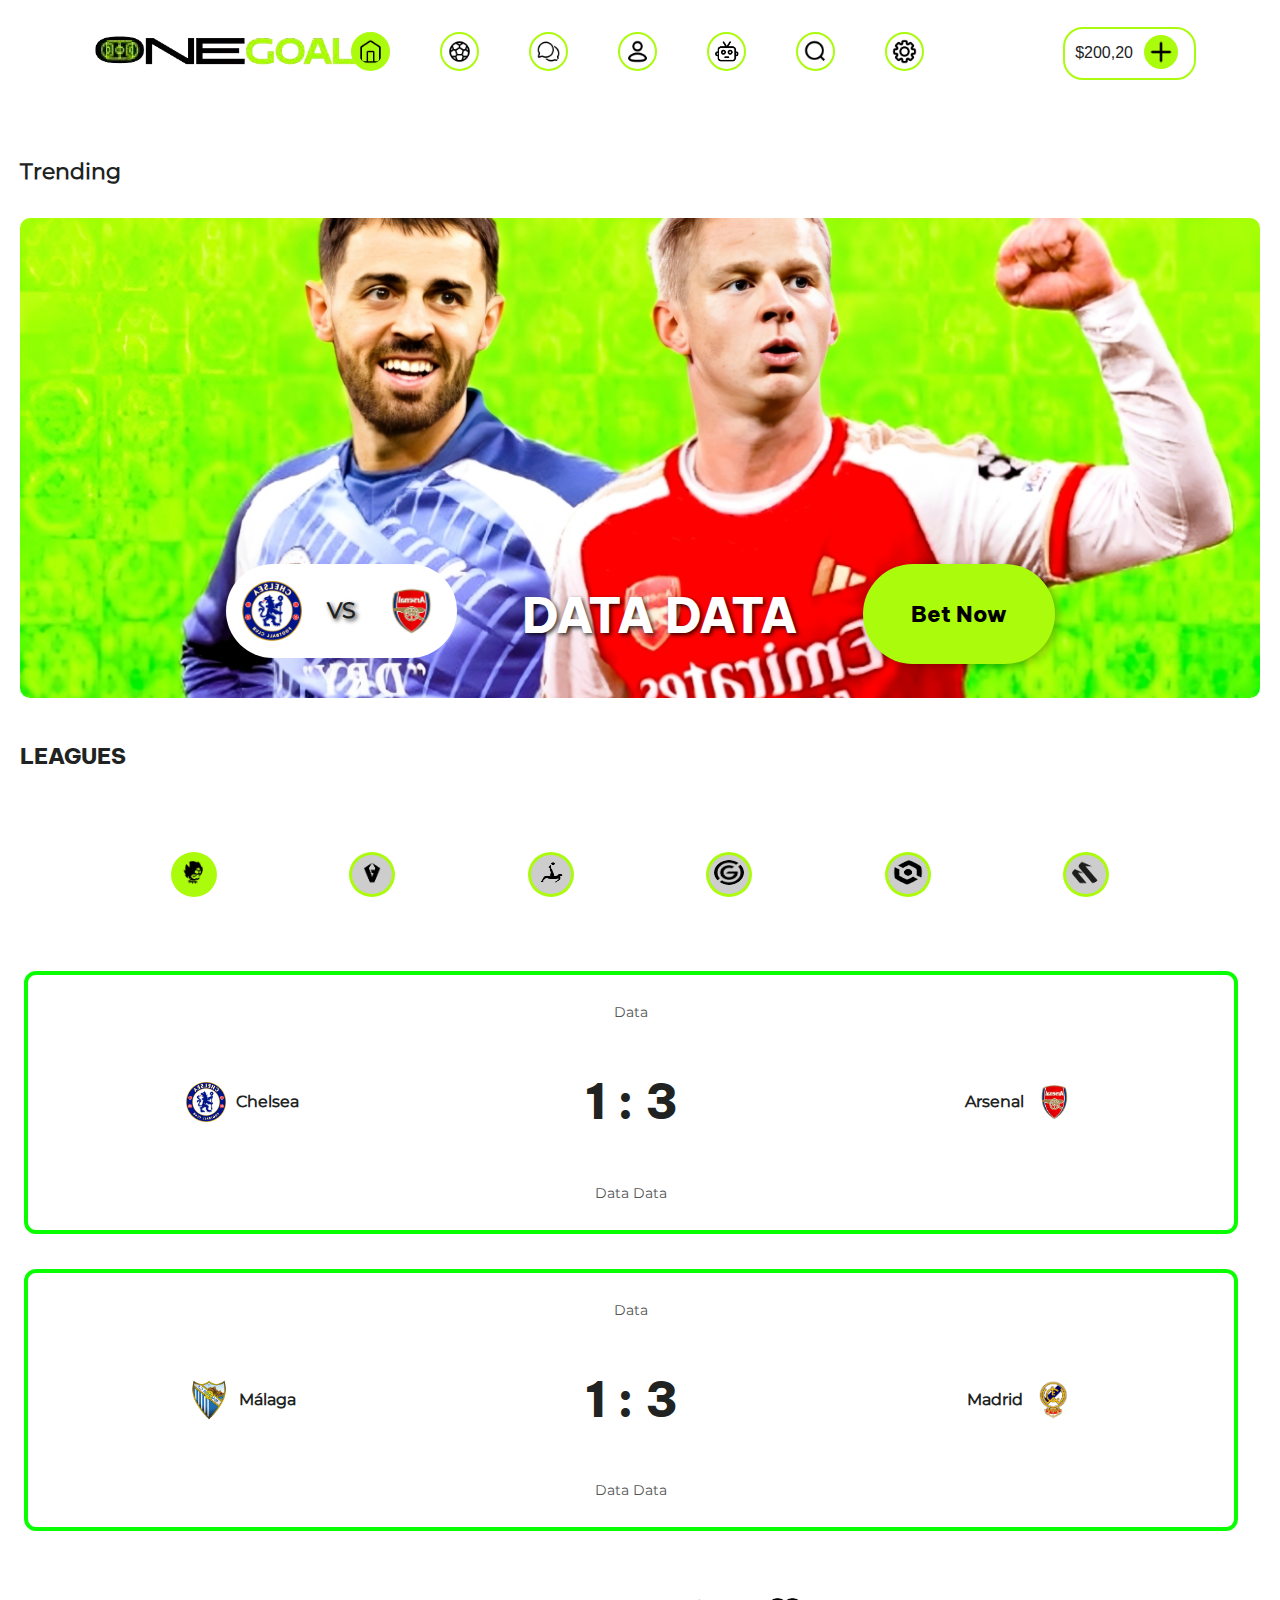
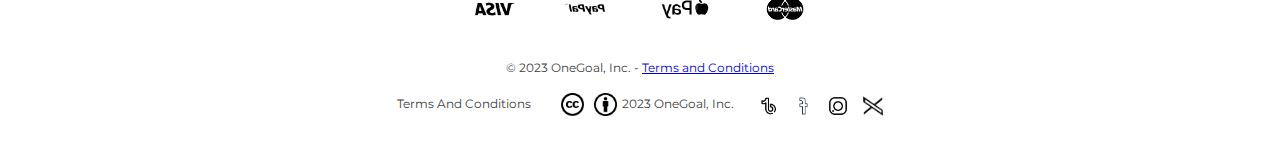
<file: main/index.html>
<!DOCTYPE html>
<html lang="es">

<head>
    <meta charset="UTF-8">
    <meta name="viewport" content="width=device-width, initial-scale=1.0">
    <title>OneGoal</title>
    <link rel="stylesheet" href="./CSS/index.css">
    <link rel="icon" type="image/png" href="../assets/OneGoalLogos/logonegro.png">
</head>

<body>
    <div id="spinner" class="spinner"></div>

    <!-- Header para pantallas grandes -->
    <header class="header fade-in">
        <div class="header__logo">
            <img src="../assets/OneGoalLogos/logoenterosinfondo.png" alt="OneGoal Logo" class="header__logo-img">
        </div>
        <div class="header__icons">
            <a href="./index.html" aria-label="Go to the main page" title="Go to the main page">
                <img src="../assets/header/si--home-line.png" alt="Home"
                    class="header__icon__selected header__icon_desktop" />
            </a>
            <a href="./bets.html" aria-label="Go to the bets" title="Go to the bets">
                <img src="../assets/header/ph--soccer-ball.png" alt="Ball" class="header__icon header__icon_desktop" />
            </a>
            <a href="./chat.html" aria-label="Go to the chat" title="Go to chat to converse">
                <img src="../assets/header/fluent--chat-multiple-28-regular.png" alt="Chat"
                    class="header__icon header__icon_desktop" />
            </a>
            <a href="./signin.html" aria-label="Sign in" title="Access your account">
                <img src="../assets/header/mingcute--user-3-line.png" alt="Avatar"
                    class="header__icon header__icon_desktop" />
            </a>
            <div class="header__icon_mobile">
                <div>
                    <a href="./bubble.html" aria-label="Go to Bubble AI" title="Go to Bubble AI for assistance">
                        <img src="../assets/header/ia.png" alt="Bubble AI" class="header__icon rotate-on-hover" />
                    </a>
                </div>
                <div>
                    <img src="../assets/header/ri--search-line.png" alt="Search" class="header__icon rotate-on-hover"
                        title="Search content">
                </div>
                <div>
                    <img src="../assets/header/lets-icons--setting-line.png" alt="Settings"
                        class="header__icon rotate-on-hover" title="Access settings">
                </div>
            </div>
        </div>

        <div class="header__balance">
            <div class="header__balance-text h4" title="Current account balance">$200,20</div>
            <button class="header__balance-button rotate-on-hover" title="Add balance to your account">
                <img src="../assets/header/tabler--plus.png" alt="Add balance" class="header__add-balance" />
            </button>
        </div>
    </header>

    <main class="fade-in">
        <h3 class="trending__title">Trending</h3>
        <section class="trending">
            <div class="trending__content">
                <div class="trending__team">
                    <img src="../assets/FCEscudos/Chelsea_FC.svg.png" alt="Chelsea Logo">
                    <p class="trending__vs">VS</p>
                    <img src="../assets/FCEscudos/Arsenal_F.C.-Logo.wine.png" alt="Arsenal Logo">
                </div>

                <div class="trending__match-info">
                    <h1 class="trending__teams">DATA DATA</h1>
                </div>

                <h2>
                    <button class="trending__bet-now" aria-label="Place your bet now">Bet Now</button>
                </h2>
            </div>
        </section>

        <h2 class="leagues__title">LEAGUES</h2>
        <section class="leagues">
            <div class="leagues__filters">
                <span class="leagues__filter leagues__filter--active">
                    <a href="#" title="Premier League" aria-label="Premier League">
                        <img src="../assets/LeagueLogos/PL.png" alt="Premier League logo">
                    </a>
                </span>
                <span class="leagues__filter">
                    <a href="#" title="Serie A" aria-label="Serie A">
                        <img src="../assets/LeagueLogos/A.png" alt="Serie A logo">
                    </a>
                </span>
                <span class="leagues__filter">
                    <a href="#" title="Bundesliga" aria-label="Bundesliga">
                        <img src="../assets/LeagueLogos/BL.png" alt="Bundesliga logo">
                    </a>
                </span>
                <span class="leagues__filter">
                    <a href="#" title="Eredivisie" aria-label="Eredivisie">
                        <img src="../assets/LeagueLogos/E.png" alt="Eredivisie logo">
                    </a>
                </span>
                <span class="leagues__filter">
                    <a href="#" title="Ligue 1" aria-label="Ligue 1">
                        <img src="../assets/LeagueLogos/L1.png" alt="Ligue 1 logo">
                    </a>
                </span>
                <span class="leagues__filter">
                    <a href="#" title="La Liga" aria-label="La Liga">
                        <img src="../assets/LeagueLogos/LL.png" alt="La Liga logo">
                    </a>
                </span>
            </div>


            <div class="leagues__grid">
                <div class="match match_l">
                    <p class="match__team match__team--home"><img src="../assets/FCEscudos/Chelsea_FC.svg.png"
                            alt="Chelsea Logo" class="team-logo">
                        Chelsea
                    </p>
                    <div class="match__score">
                        <p class="score-data-top extra-small">Data</p>
                        <h1 class="match__score_result">1 : 3</h1>
                        <p class="score-data-bottom extra-small">Data Data</p>
                    </div>
                    <p class="match__team match__team--away">
                        Arsenal
                        <img src="../assets/FCEscudos/Arsenal_F.C.-Logo.wine.png" alt="Arsenal Logo"
                            class="team-logo-r">
                    </p>
                </div>
                <div class="match match_r">
                    <p class="match__team match__team--home"> <img src="../assets/FCEscudos/image-removebg-preview.png"
                            alt="Málaga Logo" class="team-logo">
                        Málaga
                    </p>
                    <div class="match__score">
                        <p class="score-data-top extra-small">Data</p>
                        <h1 class="match__score_result">1 : 3</h1>
                        <p class="score-data-bottom extra-small">Data Data</p>
                    </div>
                    <p class="match__team match__team--away">
                        Madrid
                        <img src="../assets/FCEscudos/realmadrid.png" alt="Real Madrid Logo" class="team-logo-r">
                    </p>
                </div>
            </div>
        </section>
    </main>

    <nav class="mobile-menu fade-in">
        <a href="./index.html" class="mobile-menu__link" title="Go to the main page" aria-label="Go to the main page">
            <img src="../assets/header/si--home-line2.png" alt="Home"
                class="mobile-menu__icon mobile-menu__icon__selected" />
        </a>
        <a href="./bets.html" class="mobile-menu__link" title="Go to the bets" aria-label="Go to the bets">
            <img src="../assets/header/ph--soccer-ball2.png" alt="Ball" class="mobile-menu__icon" />
        </a>
        <a href="./chat.html" class="mobile-menu__link" title="Go to chat to converse"
            aria-label="Go to chat to converse">
            <img src="../assets/header/fluent--chat-multiple-28-regular2.png" alt="Chat" class="mobile-menu__icon" />
        </a>
        <a href="./signin.html" class="mobile-menu__link" title="Access your account" aria-label="Access your account">
            <img src="../assets/header/mingcute--user-3-line2.png" alt="Avatar" class="mobile-menu__icon" />
        </a>
    </nav>

    <footer class="footer fade-in">
        <section class="footer__payments">
            <a href="https://www.visa.com" target="_blank">
                <img src="../assets/footer/visa.png" alt="Visa" class="footer__payment-icon">
            </a>
            <a href="https://www.paypal.com/es/signin" target="_blank">
                <img src="../assets/footer/paypal.png" alt="PayPal" class="footer__payment-icon">
            </a>
            <a href="https://www.apple.com/apple-pay/" target="_blank">
                <img src="../assets/footer/applepay.png" alt="Apple Pay" class="footer__payment-icon">
            </a>
            <a href="https://www.mastercard.com" target="_blank">
                <img src="../assets/footer/mastercard.png" alt="MasterCard" class="footer__payment-icon">
            </a>
        </section>
        <p class="extra-small">&copy; 2023 OneGoal, Inc. - <a href="#" title="View terms and conditions">Terms and
                Conditions</a></p>

        <div class="footer__text-down">
            <p class="extra-small">Terms And Conditions</p>
            <p class="extra-small"><img src="../assets/header/simple-icons--creativecommons.png" alt="cc"
                    class="footerCC__icon" /><img src="../assets/header/ri--creative-commons-by-line.png" alt="by"
                    class="footerCC__icon" /> 2023
                OneGoal, Inc.</p>
            <div class="footer__socials">
                <a href="https://www.tiktok.com" target="_blank">
                    <img src="../assets/footer/tiktok.png" alt="Tiktok" class="footer__socials-icon">
                </a>
                <a href="https://www.facebook.com" target="_blank">
                    <img src="../assets/footer/facebook.png" alt="Facebook" class="footer__socials-icon">
                </a>
                <a href="https://www.instagram.com" target="_blank">
                    <img src="../assets/footer/instagram.png" alt="Instagram" class="footer__socials-icon">
                </a>
                <a href="https://www.twitter.com" target="_blank">
                    <img src="../assets/footer/twitter.png" alt="Twitter" class="footer__socials-icon">
                </a>
            </div>
        </div>
    </footer>

</body>

<script>
    document.addEventListener("DOMContentLoaded", function () {
        const fadeInElements = document.querySelectorAll('.fade-in');

        window.addEventListener('load', function () {
            fadeInElements.forEach(element => {
                element.classList.add('visible');
            });
        });
    });
</script>

</html>
</file>
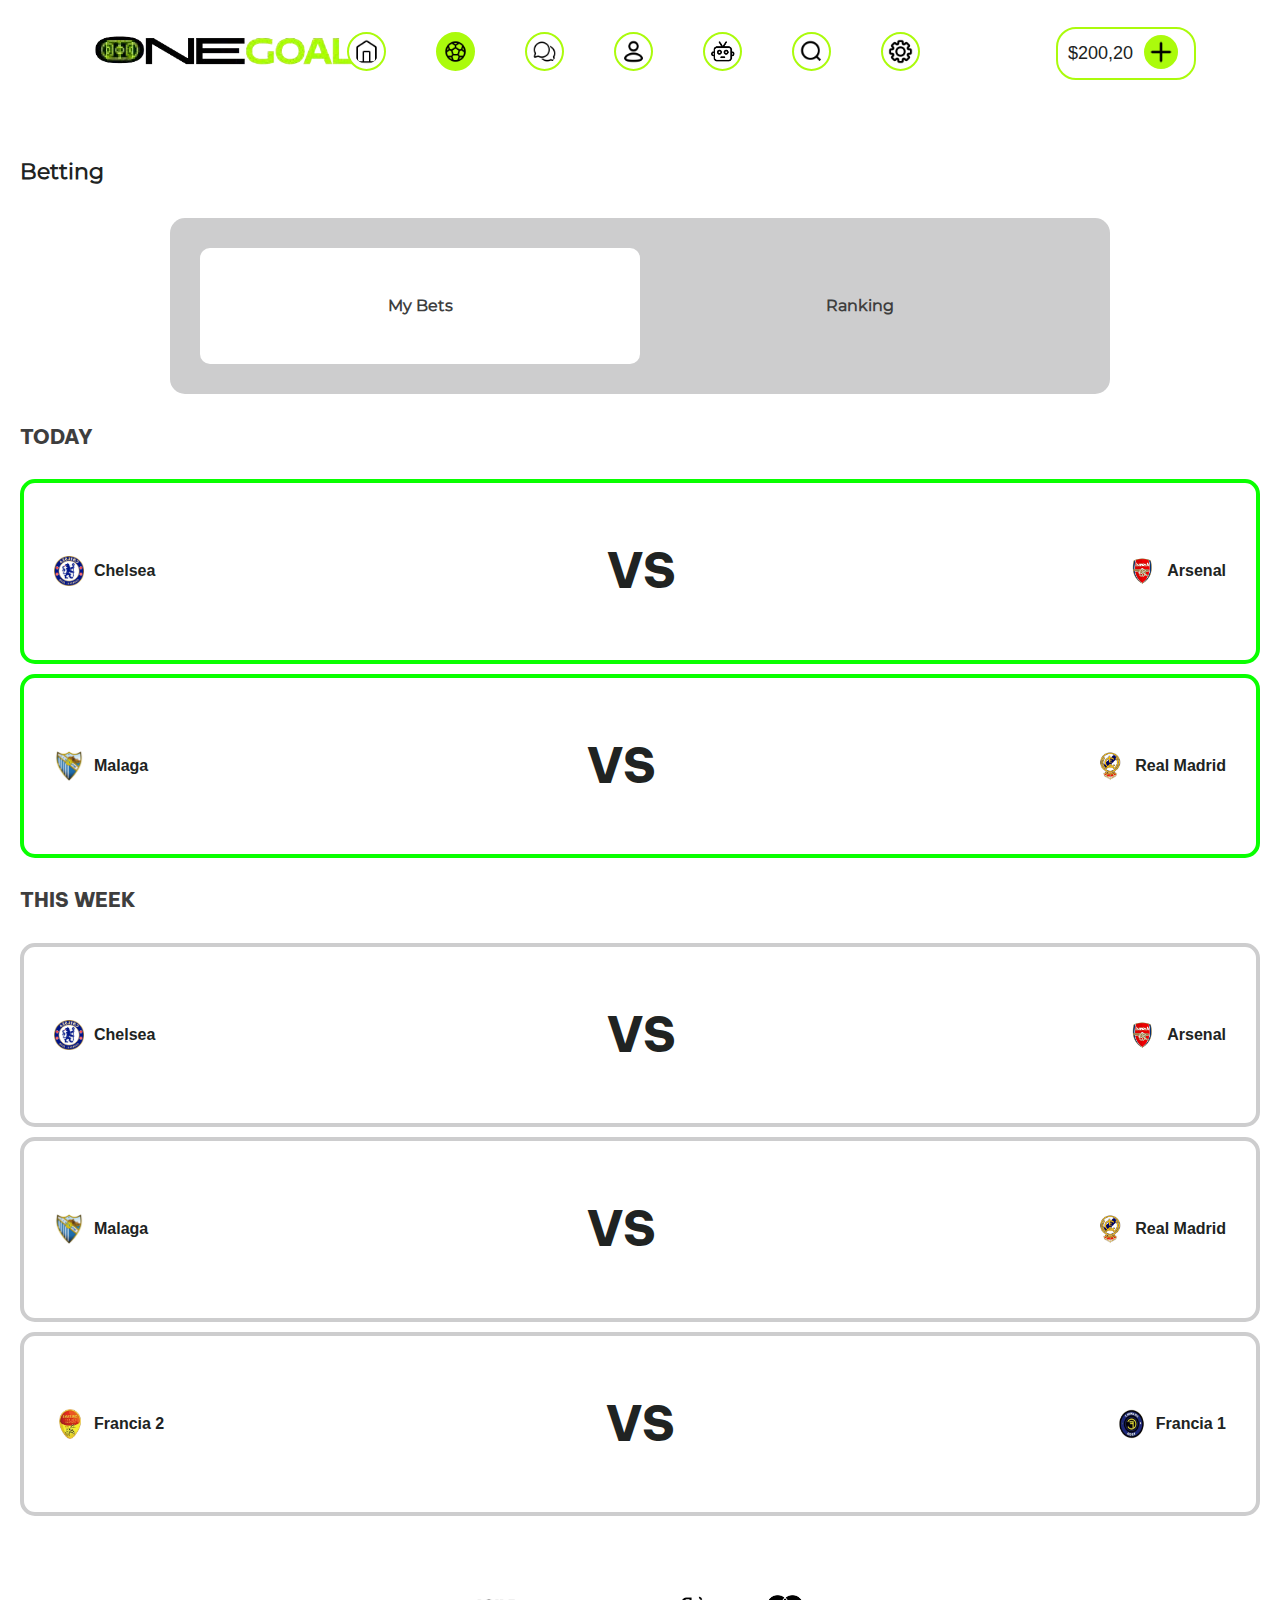
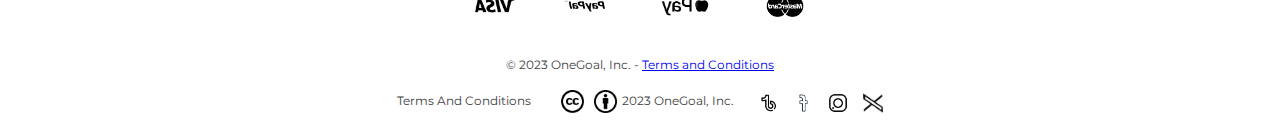
<file: main/bets.html>
<!DOCTYPE html>
<html lang="es">

<head>
    <meta charset="UTF-8">
    <meta name="viewport" content="width=device-width, initial-scale=1.0">
    <title>OneGoal Betting</title>
    <link rel="stylesheet" href="./CSS/bets.css">
    <link rel="icon" type="image/png" href="../assets/OneGoalLogos/logonegro.png">
</head>

<body>
    <header class="header fade-in">
        <div class="header__logo">
            <img src="../assets/OneGoalLogos/logoenterosinfondo.png" alt="OneGoal Logo" class="header__logo-img">
        </div>
        <div class="header__icons">
            <a href="./index.html" aria-label="Go to the main page" title="Go to the main page">
                <img src="../assets/header/si--home-line.png" alt="Home" class="header__icon header__icon_desktop" />
            </a>
            <a href="./bets.html" aria-label="Go to the bets" title="Go to the bets">
                <img src="../assets/header/ph--soccer-ball.png" alt="Ball" class="header__icon__selected header__icon_desktop" />
            </a>
            <a href="./chat.html" aria-label="Go to the chat" title="Go to chat to converse">
                <img src="../assets/header/fluent--chat-multiple-28-regular.png" alt="Chat" class="header__icon header__icon_desktop" />
            </a>
            <a href="./personal.html" aria-label="Sign in" title="Access your account">
                <img src="../assets/header/mingcute--user-3-line.png" alt="Avatar" class="header__icon header__icon_desktop" />
            </a>
            <div class="header__icon_mobile">
                <div>
                    <a href="./bubble.html" aria-label="Go to Bubble AI" title="Go to Bubble AI for assistance">
                        <img src="../assets/header/ia.png" alt="Bubble AI" class="header__icon rotate-on-hover" />
                    </a>
                </div>
                <div>
                    <img src="../assets/header/ri--search-line.png" alt="Search" class="header__icon rotate-on-hover" title="Search content">
                </div>
                <div>
                    <img src="../assets/header/lets-icons--setting-line.png" alt="Settings" class="header__icon rotate-on-hover" title="Access settings">
                </div>
            </div>
        </div>

        <div class="header__balance">
            <div class="header__balance-text h4" title="Current account balance">$200,20</div>
            <button class="header__balance-button rotate-on-hover" title="Add balance to your account">
                <img src="../assets/header/tabler--plus.png" alt="Add balance" class="header__add-balance" />
            </button>
        </div>
    </header>
    
    <main>
        <h3>Betting</h3>
        <div class="tab-container">
            <button class="tab_active" onclick="location.href='bets.html'" aria-label="Go to the bets">
                <p>My Bets</p>
            </button>
            <button class="tab" onclick="location.href='ranking.html'" aria-label="Go to the ranking">
                <p>Ranking</p>
            </button>
        </div>
    
        <section class="matches">
            <h4>Today</h4>
            <div class="match highlight">
                <div class="team">
                    <img src="../assets/FCEscudos/Chelsea_FC.svg.png" alt="Chelsea"> Chelsea
                </div>
                <h1 class="vs">VS</h1>
                <div class="team">
                    <img src="../assets/FCEscudos/Arsenal_F.C.-Logo.wine.png" alt="Arsenal"> Arsenal
                </div>
            </div>
            <div class="match highlight">
                <div class="team">
                    <img src="../assets/FCEscudos/image-removebg-preview.png" alt="Malaga"> Malaga
                </div>
                <h1 class="vs">VS</h1>
                <div class="team">
                    <img src="../assets/FCEscudos/realmadrid.png" alt="Real Madrid"> Real Madrid
                </div>
            </div>
        </section>
    
        <section class="matches upcoming">
            <h4>This Week</h4>
            <div class="match">
                <div class="team">
                    <img src="../assets/FCEscudos/Chelsea_FC.svg.png" alt="Chelsea"> Chelsea
                </div>
                <h1 class="vs">VS</h1>
                <div class="team">
                    <img src="../assets/FCEscudos/Arsenal_F.C.-Logo.wine.png" alt="Arsenal"> Arsenal
                </div>
            </div>
            <div class="match">
                <div class="team">
                    <img src="../assets/FCEscudos/image-removebg-preview.png" alt="Malaga"> Malaga
                </div>
                <h1 class="vs">VS</h1>
                <div class="team">
                    <img src="../assets/FCEscudos/realmadrid.png" alt="Real Madrid"> Real Madrid
                </div>
            </div>
            <div class="match">
                <div class="team">
                    <img src="../assets/FCEscudos/francia2.png" alt="Francia2"> Francia 2
                </div>
                <h1 class="vs">VS</h1>
                <div class="team">
                    <img src="../assets/FCEscudos/francia1.png" alt="Francia1"> Francia 1
                </div>
            </div>
        </section>
    </main>
    
    <nav class="mobile-menu">
        <a href="./index.html" class="mobile-menu__link" title="Go to the main page" aria-label="Go to the main page">
            <img src="../assets/header/si--home-line2.png" alt="Home" class="mobile-menu__icon" />
        </a>
        <a href="./bets.html" class="mobile-menu__link" title="Go to the bets" aria-label="Go to the bets">
            <img src="../assets/header/ph--soccer-ball2.png" alt="Ball" class="mobile-menu__icon__selected" />
        </a>
        <a href="./chat.html" class="mobile-menu__link" title="Go to chat to converse" aria-label="Go to chat to converse">
            <img src="../assets/header/fluent--chat-multiple-28-regular2.png" alt="Chat" class="mobile-menu__icon" />
        </a>
        <a href="./personal.html" class="mobile-menu__link" title="Access your personal page" aria-label="Access your personal page">
            <img src="../assets/header/mingcute--user-3-line2.png" alt="Avatar" class="mobile-menu__icon" />
        </a>
    </nav>
    
    <footer class="footer fade-in">
        <section class="footer__payments">
            <a href="https://www.visa.com" target="_blank">
                <img src="../assets/footer/visa.png" alt="Visa" class="footer__payment-icon">
            </a>
            <a href="https://www.paypal.com/es/signin" target="_blank">
                <img src="../assets/footer/paypal.png" alt="PayPal" class="footer__payment-icon">
            </a>
            <a href="https://www.apple.com/apple-pay/" target="_blank">
                <img src="../assets/footer/applepay.png" alt="Apple Pay" class="footer__payment-icon">
            </a>
            <a href="https://www.mastercard.com" target="_blank">
                <img src="../assets/footer/mastercard.png" alt="MasterCard" class="footer__payment-icon">
            </a>
        </section>
        <p class="extra-small">&copy; 2023 OneGoal, Inc. - <a href="#" title="View terms and conditions">Terms and Conditions</a></p>

        <div class="footer__text-down">
            <p class="extra-small">Terms And Conditions</p>
            <p class="extra-small"><img src="../assets/header/simple-icons--creativecommons.png" alt="cc"
                    class="footerCC__icon" /><img src="../assets/header/ri--creative-commons-by-line.png" alt="by"
                    class="footerCC__icon" /> 2023
                OneGoal, Inc.</p>
            <div class="footer__socials">
                <a href="https://www.tiktok.com" target="_blank">
                    <img src="../assets/footer/tiktok.png" alt="Tiktok" class="footer__socials-icon">
                </a>
                <a href="https://www.facebook.com" target="_blank">
                    <img src="../assets/footer/facebook.png" alt="Facebook" class="footer__socials-icon">
                </a>
                <a href="https://www.instagram.com" target="_blank">
                    <img src="../assets/footer/instagram.png" alt="Instagram" class="footer__socials-icon">
                </a>
                <a href="https://www.twitter.com" target="_blank">
                    <img src="../assets/footer/twitter.png" alt="Twitter" class="footer__socials-icon">
                </a>
            </div>
        </div>
    </footer>
</body>

</html>
</file>
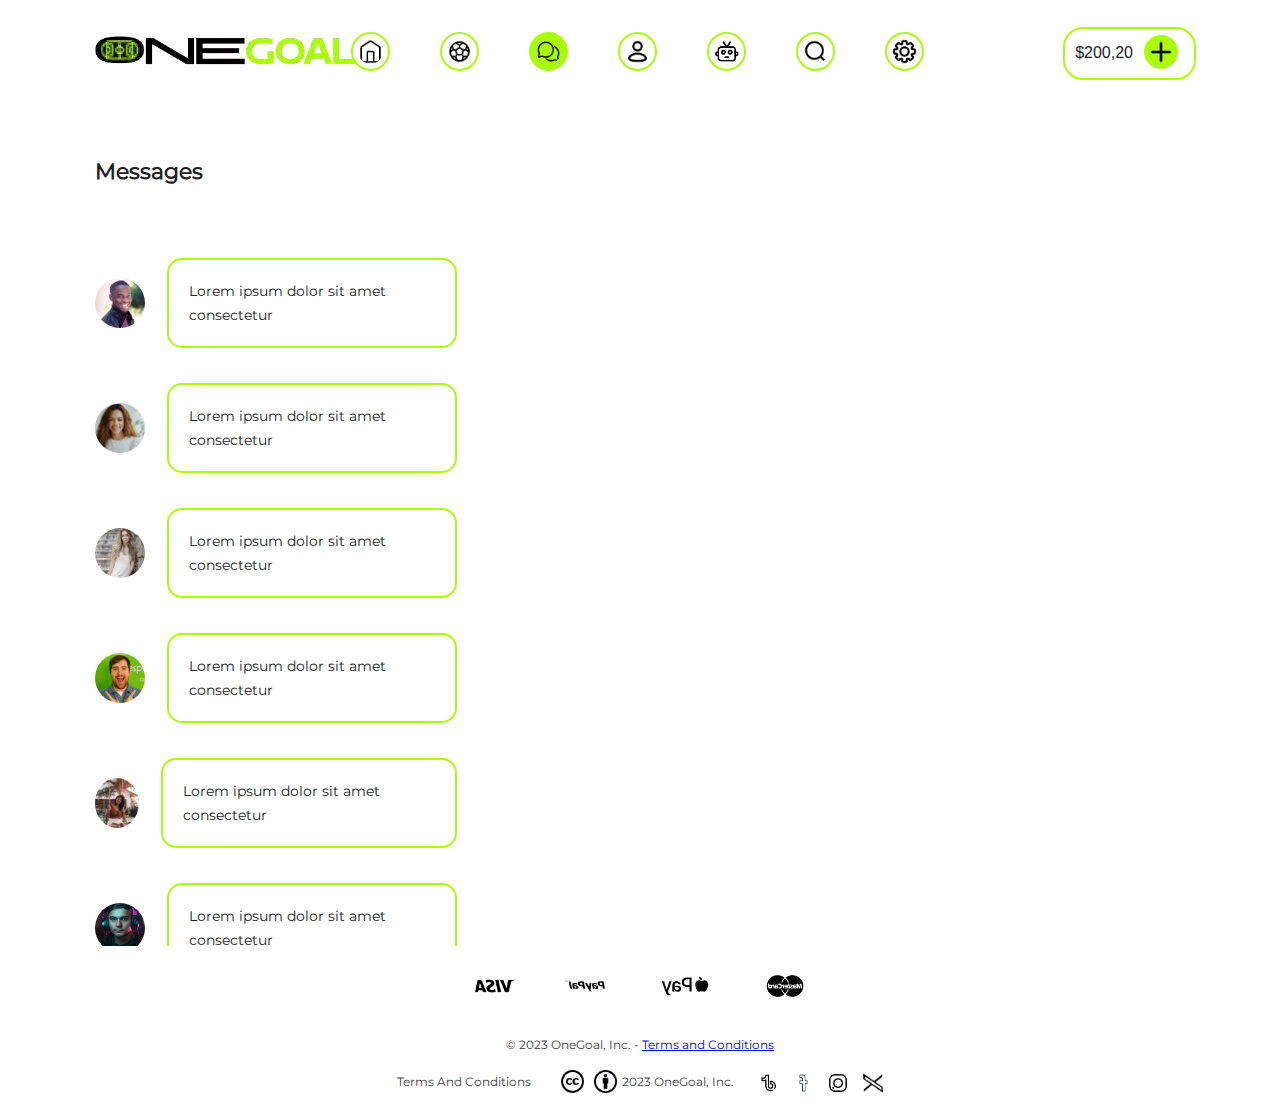
<file: main/chat.html>
<!DOCTYPE html>
<html lang="es">

<head>
    <meta charset="UTF-8">
    <meta name="viewport" content="width=device-width, initial-scale=1.0">
    <title>OneGoal Chat</title>
    <link rel="stylesheet" href="./CSS/chat.css">
    <link rel="icon" type="image/png" href="../assets/OneGoalLogos/logonegro.png">
</head>

<body>
    <header class="header fade-in">
        <div class="header__logo">
            <img src="../assets/OneGoalLogos/logoenterosinfondo.png" alt="OneGoal Logo" class="header__logo-img">
        </div>
        <div class="header__icons">
            <a href="./index.html" aria-label="Go to the main page" title="Go to the main page">
                <img src="../assets/header/si--home-line.png" alt="Home" class="header__icon header__icon_desktop" />
            </a>
            <a href="./bets.html" aria-label="Go to the bets" title="Go to the bets">
                <img src="../assets/header/ph--soccer-ball.png" alt="Ball" class="header__icon header__icon_desktop" />
            </a>
            <a href="./chat.html" aria-label="Go to the chat" title="Go to chat to converse">
                <img src="../assets/header/fluent--chat-multiple-28-regular.png" alt="Chat"
                    class="header__icon__selected header__icon_desktop" />
            </a>
            <a href="./personal.html" aria-label="Sign in" title="Access your account">
                <img src="../assets/header/mingcute--user-3-line.png" alt="Avatar"
                    class="header__icon header__icon_desktop" />
            </a>
            <div class="header__icon_mobile">
                <div>
                    <a href="./bubble.html" aria-label="Go to Bubble AI" title="Go to Bubble AI for assistance">
                        <img src="../assets/header/ia.png" alt="Bubble AI" class="header__icon rotate-on-hover" />
                    </a>
                </div>
                <div>
                    <img src="../assets/header/ri--search-line.png" alt="Search" class="header__icon rotate-on-hover"
                        title="Search content">
                </div>
                <div>
                    <img src="../assets/header/lets-icons--setting-line.png" alt="Settings"
                        class="header__icon rotate-on-hover" title="Access settings">
                </div>
            </div>
        </div>

        <div class="header__balance">
            <div class="header__balance-text h4" title="Current account balance">$200,20</div>
            <button class="header__balance-button rotate-on-hover" title="Add balance to your account">
                <img src="../assets/header/tabler--plus.png" alt="Add balance" class="header__add-balance" />
            </button>
        </div>
    </header>

    <div class="container">
        <div class="sidebar">
            <h3>Messages</h3>
            <div class="message-list">
                <div class="message-container">
                    <img src="../assets/img/ej1.jpg" alt="User">
                    <div class="message-item">
                        <p class="small">Lorem ipsum dolor sit amet consectetur</p>
                    </div>
                </div>
                <div class="message-container">
                    <img src="../assets/img/ej2.jpg" alt="User">
                    <div class="message-item">
                        <p class="small">Lorem ipsum dolor sit amet consectetur</p>
                    </div>
                </div>
                <div class="message-container">
                    <img src="../assets/img/ej8.jpg" alt="User">
                    <div class="message-item">
                        <p class="small">Lorem ipsum dolor sit amet consectetur</p>
                    </div>
                </div>
                <div class="message-container">
                    <img src="../assets/img/ej5.jpg" alt="User">
                    <div class="message-item">
                        <p class="small">Lorem ipsum dolor sit amet consectetur</p>
                    </div>
                </div>
                <div class="message-container">
                    <img src="../assets/img/ej7.jpg" alt="User">
                    <div class="message-item">
                        <p class="small">Lorem ipsum dolor sit amet consectetur</p>
                    </div>
                </div>
                <div class="message-container">
                    <img src="../assets/img/ej4.jpg" alt="User">
                    <div class="message-item">
                        <p class="small">Lorem ipsum dolor sit amet consectetur</p>
                    </div>
                </div>
            </div>
        </div>
        <!-- Chat Window -->
        <div class="chat__window">
            <!-- Header -->
            <div class="chat__header">
                <img src="../assets/img/ej1.jpg" alt="User" class="user__img">
                <span class="small">Data</span>
                <div class="chat__options">
                    <button class="icon__header" title="Start videocall" aria-label="Start videocall"><img src="../assets/chat/streamline--webcam-video.png"
                            alt="icons"></button>
                    <button class="icon__header" title="Start call" aria-label="Start call"><img src="../assets/chat/mynaui--telephone.png" alt="icons"></button>
                    <button class="icon__header" title="More options" aria-label="More options"><img src="../assets/chat/mage--dots.png" alt="icons"></button>
                </div>
            </div>

            <!-- Messages -->
            <div class="chat__messages">
                <div class="message received small">Lorem ipsum dolor sit amet consectetur, adipisicing elit.</div>
                <div class="message sent small">Lorem ipsum dolor sit amet consectetur, adipisicing elit.</div>
                <div class="message received small">Lorem ipsum dolor sit amet consectetur, adipisicing elit.</div>
                <div class="message sent small">Lorem ipsum dolor sit amet consectetur, adipisicing elit.</div>
                <div class="message received small">Lorem ipsum dolor sit amet consectetur, adipisicing elit.</div>
                <div class="message sent small">Lorem ipsum dolor sit amet consectetur, adipisicing elit.</div>
                <div class="message received small">Lorem ipsum dolor sit amet consectetur, adipisicing elit.</div>
                <div class="message sent small">Lorem ipsum dolor sit amet consectetur, adipisicing elit.</div>
                <div class="message received small">Lorem ipsum dolor sit amet consectetur, adipisicing elit.</div>
                <div class="message sent small">Lorem ipsum dolor sit amet consectetur, adipisicing elit.</div>
                <div class="message received small">Lorem ipsum dolor sit amet consectetur, adipisicing elit.</div>
                <div class="message sent small">Lorem ipsum dolor sit amet consectetur, adipisicing elit.</div>
                <div class="message received small">Lorem ipsum dolor sit amet consectetur, adipisicing elit.</div>
                <div class="message sent small">Lorem ipsum dolor sit amet consectetur, adipisicing elit.</div>
                <div class="message received small">Lorem ipsum dolor sit amet consectetur, adipisicing elit.</div>
                <div class="message sent small">Lorem ipsum dolor sit amet consectetur, adipisicing elit.</div>
                <div class="message received small">Lorem ipsum dolor sit amet consectetur, adipisicing elit.</div>
            </div>

            <div class="chat__footer">
                <button class="icon__footer" title="Send emojis" aria-label="Send emojis"><img src="../assets/chat/fluent--emoji-32-light.png" alt="icons"></button>
                <button class="icon__footer" title="Send files" aria-label="Send files"><img src="../assets/chat/codex--file.png" alt="icons"></button>
                <input type="text" class="small" placeholder="Escribe un mensaje ">
                <div class="chat__option">
                    <button class="icon__footer" title="Record audio" aria-label="Record audio"><img src="../assets/chat/iconamoon--microphone-light.png"
                            alt="icons"></button>
                </div>
            </div>

        </div>
    </div>
    <nav class="mobile-menu">
        <a href="./index.html" class="mobile-menu__link" title="Go to the main page" aria-label="Go to the main page">
            <img src="../assets/header/si--home-line2.png" alt="Home" class="mobile-menu__icon" />
        </a>
        <a href="./bets.html" class="mobile-menu__link" title="Go to the bets" aria-label="Go to the bets">
            <img src="../assets/header/ph--soccer-ball2.png" alt="Ball" class="mobile-menu__icon" />
        </a>
        <a href="./chat.html" class="mobile-menu__link" title="Go to chat to converse"
            aria-label="Go to chat to converse">
            <img src="../assets/header/fluent--chat-multiple-28-regular2.png" alt="Chat"
                class="mobile-menu__icon__selected" />
        </a>
        <a href="./personal.html" class="mobile-menu__link" title="Access your personal page"
            aria-label="Access your personal page">
            <img src="../assets/header/mingcute--user-3-line2.png" alt="Avatar" class="mobile-menu__icon" />
        </a>
    </nav>


    <footer class="footer fade-in">
        <section class="footer__payments">
            <a href="https://www.visa.com" target="_blank">
                <img src="../assets/footer/visa.png" alt="Visa" class="footer__payment-icon">
            </a>
            <a href="https://www.paypal.com/es/signin" target="_blank">
                <img src="../assets/footer/paypal.png" alt="PayPal" class="footer__payment-icon">
            </a>
            <a href="https://www.apple.com/apple-pay/" target="_blank">
                <img src="../assets/footer/applepay.png" alt="Apple Pay" class="footer__payment-icon">
            </a>
            <a href="https://www.mastercard.com" target="_blank">
                <img src="../assets/footer/mastercard.png" alt="MasterCard" class="footer__payment-icon">
            </a>
        </section>
        <p class="extra-small">&copy; 2023 OneGoal, Inc. - <a href="#" title="View terms and conditions">Terms and
                Conditions</a></p>

        <div class="footer__text-down">
            <p class="extra-small">Terms And Conditions</p>
            <p class="extra-small"><img src="../assets/header/simple-icons--creativecommons.png" alt="cc"
                    class="footerCC__icon" /><img src="../assets/header/ri--creative-commons-by-line.png" alt="by"
                    class="footerCC__icon" /> 2023
                OneGoal, Inc.</p>
            <div class="footer__socials">
                <a href="https://www.tiktok.com" target="_blank">
                    <img src="../assets/footer/tiktok.png" alt="Tiktok" class="footer__socials-icon">
                </a>
                <a href="https://www.facebook.com" target="_blank">
                    <img src="../assets/footer/facebook.png" alt="Facebook" class="footer__socials-icon">
                </a>
                <a href="https://www.instagram.com" target="_blank">
                    <img src="../assets/footer/instagram.png" alt="Instagram" class="footer__socials-icon">
                </a>
                <a href="https://www.twitter.com" target="_blank">
                    <img src="../assets/footer/twitter.png" alt="Twitter" class="footer__socials-icon">
                </a>
            </div>
        </div>
    </footer>

</body>
<script>
    document.addEventListener('DOMContentLoaded', () => {
        const chatWindow = document.querySelector('.chat__window');
        const chatHeaderImg = document.querySelector('.chat__header .user__img');
        const messagesContainer = document.querySelector('.chat__messages'); // Cambiar aquí
        const messageContainers = document.querySelectorAll('.message-container');

        function isMobileOrTablet() {
            return window.matchMedia('(max-width: 1224px)').matches;
        }

        function handleMessageClick(event) {
            if (isMobileOrTablet()) {
                chatWindow.style.display = 'flex';
                chatWindow.style.bottom = '0';
            } else {
                chatWindow.style.display = 'block';
            }

            // Cambiar la imagen del chat (si hubiera chats almacenados se podría cambiar parecido)
            const userImage = event.target.closest('.message-container').querySelector('img');
            if (userImage) {
                chatHeaderImg.src = userImage.src;
            }

            // Hacer scroll hacia abajo después de abrir el chat
            scrollToBottom();
        }

        function scrollToBottom() {
            setTimeout(() => {
                messagesContainer.scrollTop = messagesContainer.scrollHeight;
            }, 200);
        }

        messageContainers.forEach(container => {
            container.addEventListener('click', handleMessageClick);
        });

        // Manejo de resize para detectar teclado en móviles
        window.addEventListener('resize', () => {
            if (window.innerHeight < 500) {
                messagesContainer.style.maxHeight = '50vh';
                chatWindow.style.bottom = 'auto';
            } else {
                messagesContainer.style.maxHeight = '75vh';
                chatWindow.style.bottom = '0';
            }
        });

        // Ocultar chat en escritorio al redimensionar
        window.addEventListener('resize', () => {
            if (!isMobileOrTablet()) {
                chatWindow.style.display = 'none';
            }
        });
    });
</script>


</html>
</file>
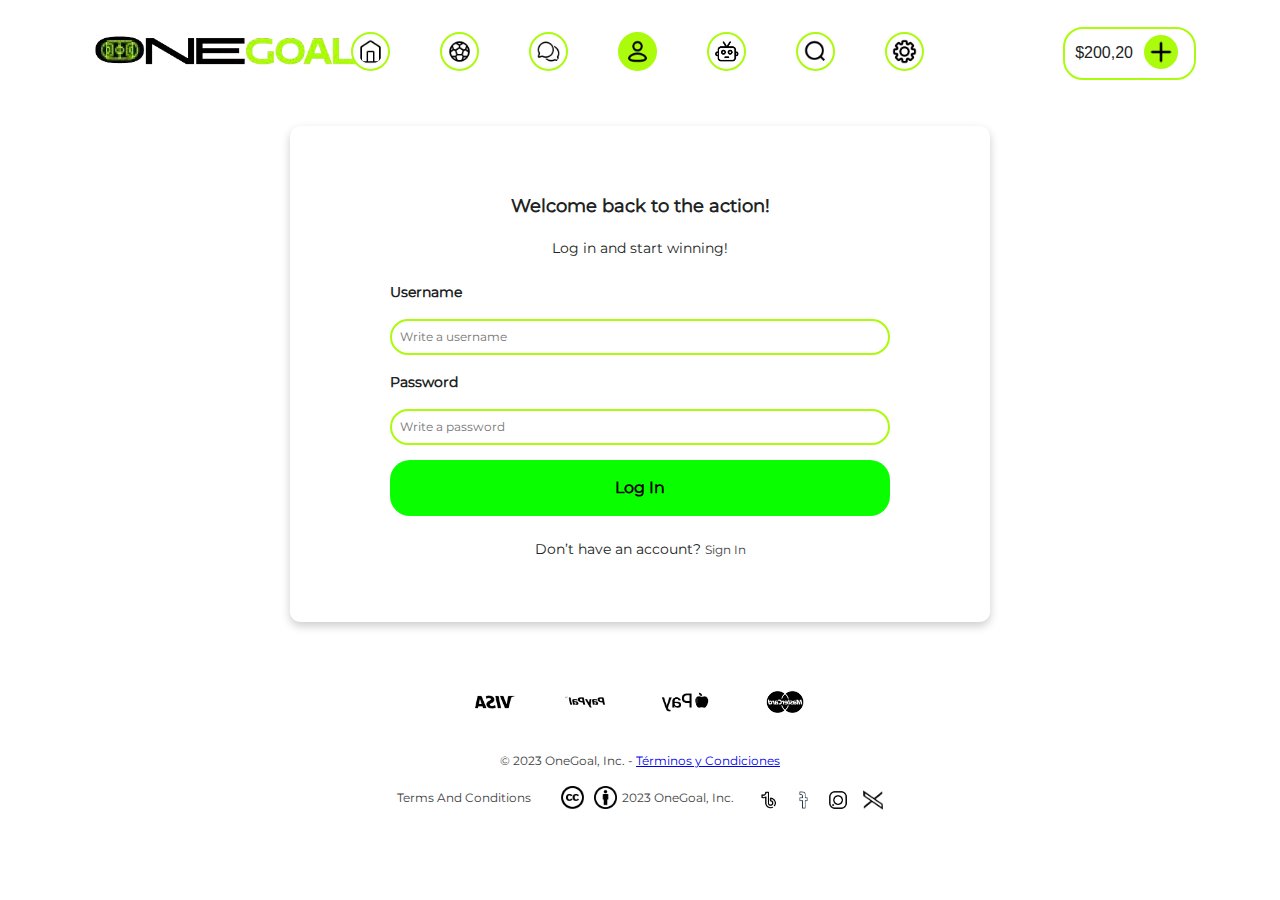
<file: main/login.html>
<!DOCTYPE html>
<html lang="en">

<head>
    <meta charset="UTF-8">
    <meta name="viewport" content="width=device-width, initial-scale=1.0">
    <title>OneGoal LogIn</title>
    <link rel="stylesheet" href="./CSS/signin.css">
    <link rel="icon" type="image/png" href="../assets/OneGoalLogos/logonegro.png">
</head>

<body>
    <header class="header fade-in">
        <div class="header__logo">
            <img src="../assets/OneGoalLogos/logoenterosinfondo.png" alt="OneGoal Logo" class="header__logo-img">
        </div>
        <div class="header__icons">
            <a href="./index.html" aria-label="Go to the main page" title="Go to the main page">
                <img src="../assets/header/si--home-line.png" alt="Home" class="header__icon header__icon_desktop" />
            </a>
            <a href="./bets.html" aria-label="Go to the bets" title="Go to the bets">
                <img src="../assets/header/ph--soccer-ball.png" alt="Ball" class="header__icon header__icon_desktop" />
            </a>
            <a href="./chat.html" aria-label="Go to the chat" title="Go to chat to converse">
                <img src="../assets/header/fluent--chat-multiple-28-regular.png" alt="Chat" class="header__icon header__icon_desktop" />
            </a>
            <a href="./signin.html" aria-label="Sign in" title="Access your account">
                <img src="../assets/header/mingcute--user-3-line.png" alt="Avatar" class="header__icon__selected header__icon_desktop" />
            </a>
            <div class="header__icon_mobile">
                <div>
                    <a href="./bubble.html" aria-label="Go to Bubble AI" title="Go to Bubble AI for assistance">
                        <img src="../assets/header/ia.png" alt="Bubble AI" class="header__icon rotate-on-hover" />
                    </a>
                </div>
                <div>
                    <img src="../assets/header/ri--search-line.png" alt="Search" class="header__icon rotate-on-hover" title="Search content">
                </div>
                <div>
                    <img src="../assets/header/lets-icons--setting-line.png" alt="Settings" class="header__icon rotate-on-hover" title="Access settings">
                </div>
            </div>
        </div>

        <div class="header__balance">
            <div class="header__balance-text h4" title="Current account balance">$200,20</div>
            <button class="header__balance-button rotate-on-hover" title="Add balance to your account">
                <img src="../assets/header/tabler--plus.png" alt="Add balance" class="header__add-balance" />
            </button>
        </div>
    </header>
    
    
    <main>
        <div class="signup">
            <div class="signup__container">
                <p class="signup__title">Welcome back to the action!
                </p>
                <p class="signup__subtitle small">Log in and start winning!</p>

                <form class="signup__form">
                    <label class="signup__label small" for="username">Username</label>
                    <input class="signup__input extra-small" type="text" id="username" placeholder="Write a username">

                    <label class="signup__label small" for="password">Password</label>
                    <input class="signup__input extra-small" type="password" id="password"
                        placeholder="Write a password">


                    <button class="signup__button" type="submit" aria-label="Click to log in">
                        <p>Log In</p>
                    </button>

                    <p class="signup__footer extra-small">
                        Don’t have an account? <a href="signin.html" class="login__link extra-small" aria-label="Go to sign in">Sign In</a>
                    </p>
                </form>
            </div>
        </div>

    </main>
    <nav class="mobile-menu">
        <a href="index.html" class="mobile-menu__link" title="Go to the main page" aria-label="Go to the main page">
            <img src="../assets/header/si--home-line2.png" alt="Home" class="mobile-menu__icon" />
        </a>
        <a href="bets.html" class="mobile-menu__link" title="Go to the bets" aria-label="Go to the bets">
            <img src="../assets/header/ph--soccer-ball2.png" alt="Ball" class="mobile-menu__icon" />
        </a>
        <a href="chat.html" class="mobile-menu__link" title="Go to chat to converse" aria-label="Go to chat to converse">
            <img src="../assets/header/fluent--chat-multiple-28-regular2.png" alt="Chat" class="mobile-menu__icon" />
        </a>
        <a href="signin.html" class="mobile-menu__link" title="Access your account" aria-label="Access your account">
            <img src="../assets/header/mingcute--user-3-line2.png" alt="Avatar" class="mobile-menu__icon__selected" />
        </a>
    </nav>
    
    <footer class="footer fade-in">
        <section class="footer__payments">
            <a href="https://www.visa.com" target="_blank" title="Pagar con Visa">
                <img src="../assets/footer/visa.png" alt="Visa" class="footer__payment-icon">
            </a>
            <a href="https://www.paypal.com/es/signin" target="_blank" title="Pagar con PayPal">
                <img src="../assets/footer/paypal.png" alt="PayPal" class="footer__payment-icon">
            </a>
            <a href="https://www.apple.com/apple-pay/" target="_blank" title="Pagar con Apple Pay">
                <img src="../assets/footer/applepay.png" alt="Apple Pay" class="footer__payment-icon">
            </a>
            <a href="https://www.mastercard.com" target="_blank" title="Pagar con MasterCard">
                <img src="../assets/footer/mastercard.png" alt="MasterCard" class="footer__payment-icon">
            </a>
        </section>
        <p class="extra-small">&copy; 2023 OneGoal, Inc. - <a href="#" title="Ver términos y condiciones">Términos y Condiciones</a></p>
    
        <div class="footer__text-down">
            <p class="extra-small">Terms And Conditions</p>
            <p class="extra-small"><img src="../assets/header/simple-icons--creativecommons.png" alt="cc"
                    class="footerCC__icon" /><img src="../assets/header/ri--creative-commons-by-line.png" alt="by"
                    class="footerCC__icon" /> 2023
                OneGoal, Inc.</p>
            <div class="footer__socials">
                <a href="https://www.tiktok.com" target="_blank">
                    <img src="../assets/footer/tiktok.png" alt="Tiktok" class="footer__socials-icon">
                </a>
                <a href="https://www.facebook.com" target="_blank">
                    <img src="../assets/footer/facebook.png" alt="Facebook" class="footer__socials-icon">
                </a>
                <a href="https://www.instagram.com" target="_blank">
                    <img src="../assets/footer/instagram.png" alt="Instagram" class="footer__socials-icon">
                </a>
                <a href="https://www.twitter.com" target="_blank">
                    <img src="../assets/footer/twitter.png" alt="Twitter" class="footer__socials-icon">
                </a>
            </div>
        </div>
    </footer>

</body>

</html>
</file>
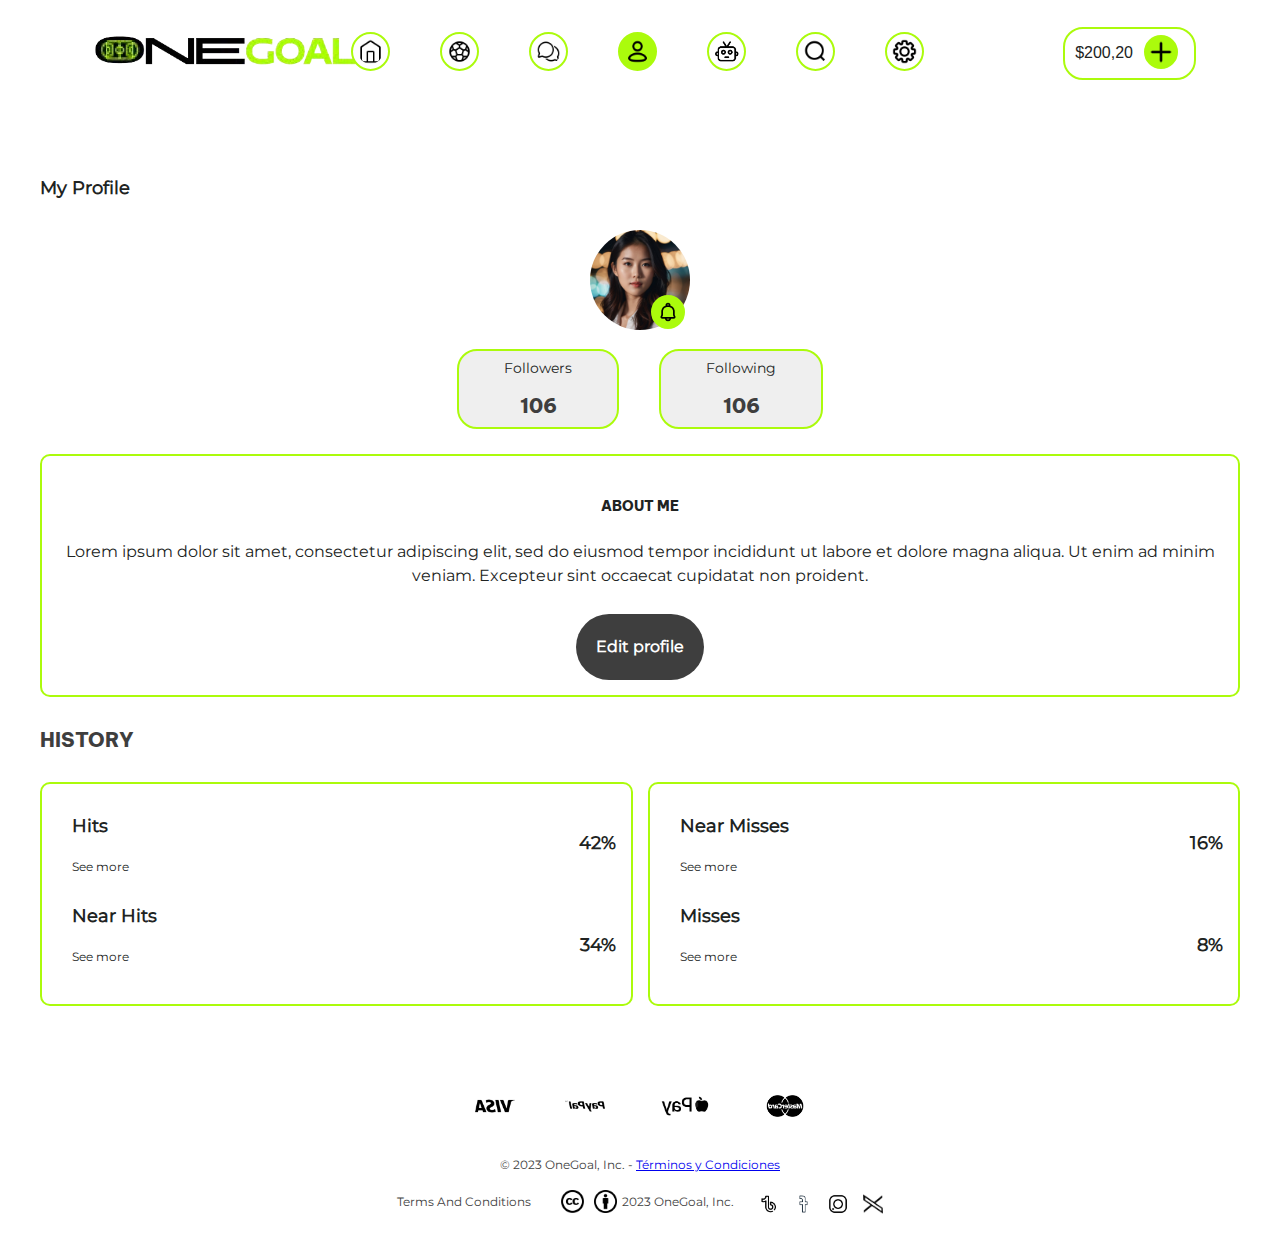
<file: main/personal.html>
<!DOCTYPE html>
<html lang="es">

<head>
    <meta charset="UTF-8">
    <meta name="viewport" content="width=device-width, initial-scale=1.0">
    <title>OneGoal Personal</title>
    <link rel="stylesheet" href="./CSS/personal.css">
    <link rel="icon" type="image/png" href="../assets/OneGoalLogos/logonegro.png">
</head>

<body>
    <header class="header fade-in">
        <div class="header__logo">
            <img src="../assets/OneGoalLogos/logoenterosinfondo.png" alt="OneGoal Logo" class="header__logo-img">
        </div>
        <div class="header__icons">
            <a href="./index.html" aria-label="Go to the main page" title="Go to the main page">
                <img src="../assets/header/si--home-line.png" alt="Home" class="header__icon header__icon_desktop" />
            </a>
            <a href="./bets.html" aria-label="Go to the bets" title="Go to the bets">
                <img src="../assets/header/ph--soccer-ball.png" alt="Ball" class="header__icon header__icon_desktop" />
            </a>
            <a href="./chat.html" aria-label="Go to the chat" title="Go to chat to converse">
                <img src="../assets/header/fluent--chat-multiple-28-regular.png" alt="Chat" class="header__icon header__icon_desktop" />
            </a>
            <a href="./signin.html" aria-label="Sign in" title="Access your account">
                <img src="../assets/header/mingcute--user-3-line.png" alt="Avatar" class="header__icon__selected header__icon_desktop" />
            </a>
            <div class="header__icon_mobile">
                <div>
                    <a href="./bubble.html" aria-label="Go to Bubble AI" title="Go to Bubble AI for assistance">
                        <img src="../assets/header/ia.png" alt="Bubble AI" class="header__icon rotate-on-hover" />
                    </a>
                </div>
                <div>
                    <img src="../assets/header/ri--search-line.png" alt="Search" class="header__icon rotate-on-hover" title="Search content">
                </div>
                <div>
                    <img src="../assets/header/lets-icons--setting-line.png" alt="Settings" class="header__icon rotate-on-hover" title="Access settings">
                </div>
            </div>
        </div>

        <div class="header__balance">
            <div class="header__balance-text h4" title="Current account balance">$200,20</div>
            <button class="header__balance-button rotate-on-hover" title="Add balance to your account">
                <img src="../assets/header/tabler--plus.png" alt="Add balance" class="header__add-balance" />
            </button>
        </div>
    </header>
    
    <main>

        <section class="profile">
            <h3 class="profile__title">My Profile</h3>

            <div class="profile__header">
                <img src="../assets/img/ej3.jpg" alt="Profile Picture" class="profile__image">
                <button class="profile__status" aria-label="Notifications">
                    <img src="../assets/header/akar-icons--bell.png" alt="Notifications" class="profile__status-icon" title="Notifications">
                </button>

            </div>

            <div class="profile__stats">
                <button class="profile__stat" aria-label="See followers">
                    <a href="#" class="profile__stat-link">
                        <span class="profile__stat-label small">Followers</span>
                        <h4 class="profile__stat-value">106</h4>
                    </a>
                </button>
                <button class="profile__stat" aria-label="See following">
                    <a href="#" class="profile__stat-link">
                        <span class="profile__stat-label small" >Following</span>
                        <h4 class="profile__stat-value">106</h4>
                    </a>
                </button>
            </div>

            <div class="profile__about">
                <h4 class="profile__about-title">ABOUT ME</h4>
                <p class="profile__about-text">
                    Lorem ipsum dolor sit amet, consectetur adipiscing elit, sed do eiusmod tempor incididunt ut labore
                    et dolore magna aliqua.
                    Ut enim ad minim veniam. Excepteur sint occaecat cupidatat non proident.
                </p>
                <button class="profile__button profile__button--edit" aria-label="Edit profile">
                    <p>Edit profile</p>
                </button>
            </div>

            <section class="profile__history">
                <h4 class="profile__history-title">History</h4>
                <div class="profile__history-grid">
                    <div class="profile__history-card">
                        <div class="top">
                            <p class="profile__history-card-title">Hits</p>
                            <p><a href="#" target="_blank" class="profile__history-card-subtitle extra-small" aria-label="See your hits">See
                                    more</a></p>
                        </div>
                        <p class="profile__history-card-value top">34%</p>

                        <div class="bottom">
                            <p class="profile__history-card-title">Near Hits</p>
                            <p><a href="#" target="_blank" class="profile__history-card-subtitle extra-small" aria-label="See your near hits">See
                                    more</a></p>
                        </div>
                        <p class="profile__history-card-value bottom">42%</p>
                    </div>

                    <div class="profile__history-card">
                        <div class="top">
                            <p class="profile__history-card-title">Near Misses</p>
                            <p><a href="#" target="_blank" class="profile__history-card-subtitle extra-small" aria-label="See your near misses">See
                                    more</a></p>
                        </div>
                        <p class="profile__history-card-value top">8%</p>

                        <div class="bottom">
                            <p class="profile__history-card-title">Misses</p>
                            <p><a href="#" target="_blank" class="profile__history-card-subtitle extra-small" aria-label="See your misses">See
                                    more</a></p>
                        </div>
                        <p class="profile__history-card-value bottom">16%</p>
                    </div>
                </div>

            </section>
        </section>
    </main>
    <nav class="mobile-menu">
        <a href="./index.html" class="mobile-menu__link" title="Go to the main page" aria-label="Go to the main page">
            <img src="../assets/header/si--home-line2.png" alt="Home" class="mobile-menu__icon" />
        </a>
        <a href="./bets.html" class="mobile-menu__link" title="Go to the bets" aria-label="Go to the bets">
            <img src="../assets/header/ph--soccer-ball2.png" alt="Ball" class="mobile-menu__icon" />
        </a>
        <a href="./chat.html" class="mobile-menu__link" title="Go to chat to converse" aria-label="Go to chat to converse">
            <img src="../assets/header/fluent--chat-multiple-28-regular2.png" alt="Chat" class="mobile-menu__icon" />
        </a>
        <a href="./signin.html" class="mobile-menu__link" title="Access your account" aria-label="Access your account">
            <img src="../assets/header/mingcute--user-3-line2.png" alt="Avatar" class="mobile-menu__icon__selected" />
        </a>
    </nav>
    
    <footer class="footer fade-in">
        <section class="footer__payments">
            <a href="https://www.visa.com" target="_blank" title="Pagar con Visa">
                <img src="../assets/footer/visa.png" alt="Visa" class="footer__payment-icon">
            </a>
            <a href="https://www.paypal.com/es/signin" target="_blank" title="Pagar con PayPal">
                <img src="../assets/footer/paypal.png" alt="PayPal" class="footer__payment-icon">
            </a>
            <a href="https://www.apple.com/apple-pay/" target="_blank" title="Pagar con Apple Pay">
                <img src="../assets/footer/applepay.png" alt="Apple Pay" class="footer__payment-icon">
            </a>
            <a href="https://www.mastercard.com" target="_blank" title="Pagar con MasterCard">
                <img src="../assets/footer/mastercard.png" alt="MasterCard" class="footer__payment-icon">
            </a>
        </section>
        <p class="extra-small">&copy; 2023 OneGoal, Inc. - <a href="#" title="Ver términos y condiciones">Términos y Condiciones</a></p>
    
        <div class="footer__text-down">
            <p class="extra-small">Terms And Conditions</p>
            <p class="extra-small"><img src="../assets/header/simple-icons--creativecommons.png" alt="cc"
                    class="footerCC__icon" /><img src="../assets/header/ri--creative-commons-by-line.png" alt="by"
                    class="footerCC__icon" /> 2023
                OneGoal, Inc.</p>
            <div class="footer__socials">
                <a href="https://www.tiktok.com" target="_blank">
                    <img src="../assets/footer/tiktok.png" alt="Tiktok" class="footer__socials-icon">
                </a>
                <a href="https://www.facebook.com" target="_blank">
                    <img src="../assets/footer/facebook.png" alt="Facebook" class="footer__socials-icon">
                </a>
                <a href="https://www.instagram.com" target="_blank">
                    <img src="../assets/footer/instagram.png" alt="Instagram" class="footer__socials-icon">
                </a>
                <a href="https://www.twitter.com" target="_blank">
                    <img src="../assets/footer/twitter.png" alt="Twitter" class="footer__socials-icon">
                </a>
            </div>
        </div>
    </footer>
</body>

</html>
</file>
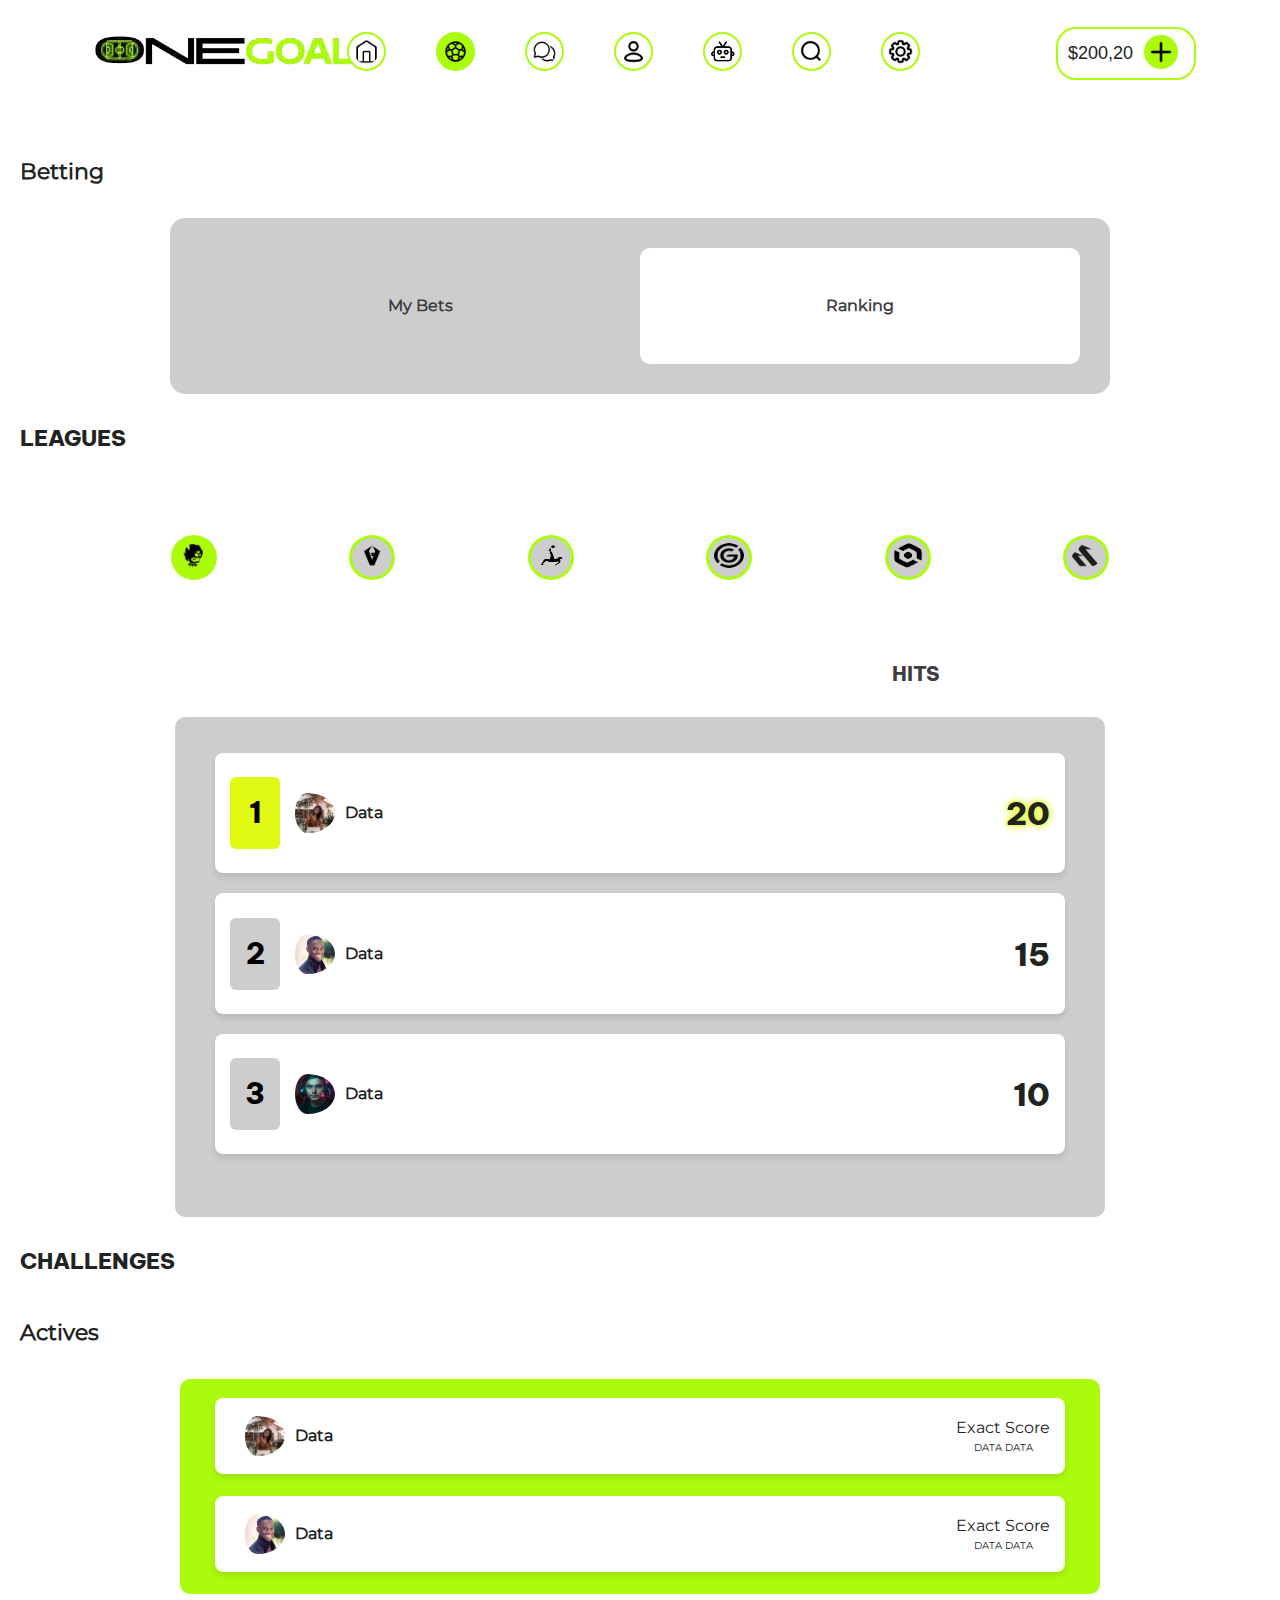
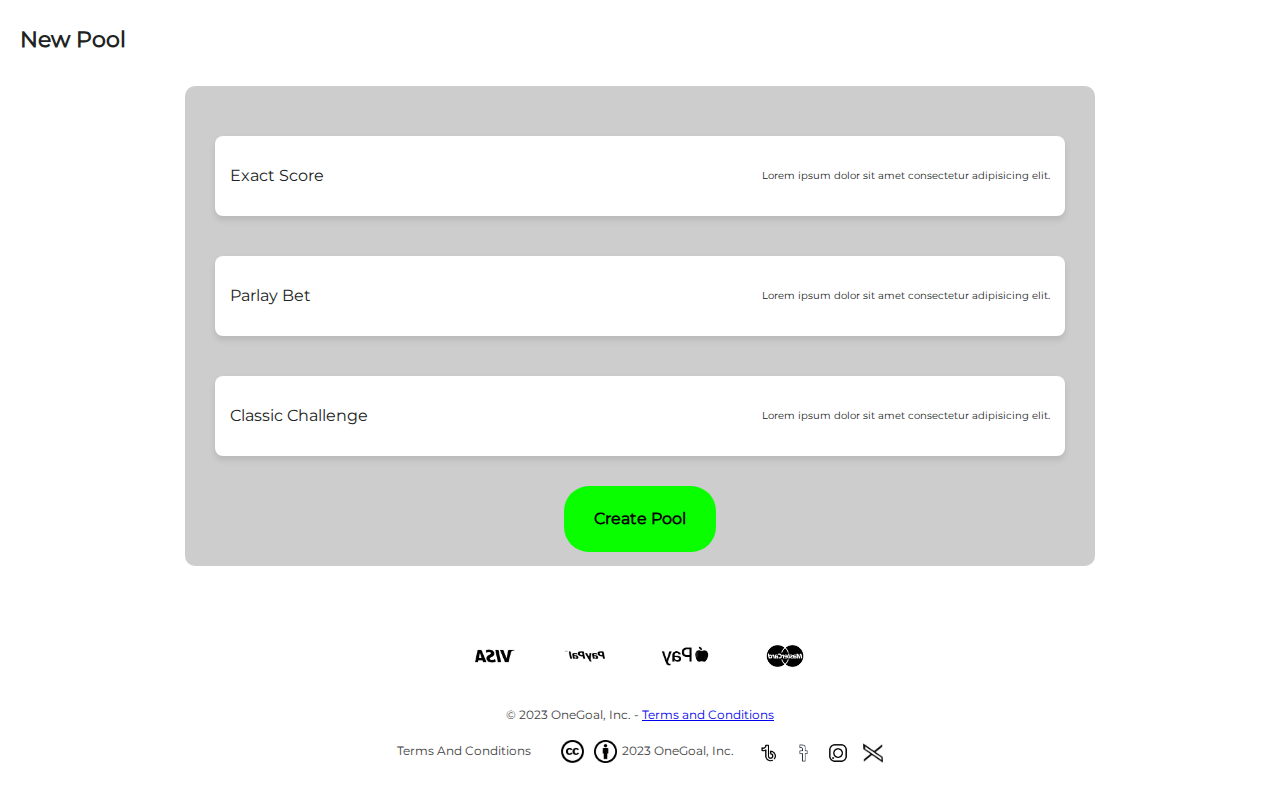
<file: main/ranking.html>
<!DOCTYPE html>
<html lang="es">

<head>
    <meta charset="UTF-8">
    <meta name="viewport" content="width=device-width, initial-scale=1.0">
    <title>OneGoal Betting</title>
    <link rel="stylesheet" href="./CSS/ranking.css">
    <link rel="icon" type="image/png" href="../assets/OneGoalLogos/logonegro.png">
</head>

<body>
    <header class="header fade-in">
        <div class="header__logo">
            <img src="../assets/OneGoalLogos/logoenterosinfondo.png" alt="OneGoal Logo" class="header__logo-img">
        </div>
        <div class="header__icons">
            <a href="./index.html" aria-label="Go to the main page" title="Go to the main page">
                <img src="../assets/header/si--home-line.png" alt="Home" class="header__icon header__icon_desktop" />
            </a>
            <a href="./bets.html" aria-label="Go to the bets" title="Go to the bets">
                <img src="../assets/header/ph--soccer-ball.png" alt="Ball"
                    class="header__icon__selected header__icon_desktop" />
            </a>
            <a href="./chat.html" aria-label="Go to the chat" title="Go to chat to converse">
                <img src="../assets/header/fluent--chat-multiple-28-regular.png" alt="Chat"
                    class="header__icon header__icon_desktop" />
            </a>
            <a href="./signin.html" aria-label="Sign in" title="Access your account">
                <img src="../assets/header/mingcute--user-3-line.png" alt="Avatar"
                    class="header__icon header__icon_desktop" />
            </a>
            <div class="header__icon_mobile">
                <div>
                    <a href="./bubble.html" aria-label="Go to Bubble AI" title="Go to Bubble AI for assistance">
                        <img src="../assets/header/ia.png" alt="Bubble AI" class="header__icon rotate-on-hover" />
                    </a>
                </div>
                <div>
                    <img src="../assets/header/ri--search-line.png" alt="Search" class="header__icon rotate-on-hover"
                        title="Search content">
                </div>
                <div>
                    <img src="../assets/header/lets-icons--setting-line.png" alt="Settings"
                        class="header__icon rotate-on-hover" title="Access settings">
                </div>
            </div>
        </div>

        <div class="header__balance">
            <div class="header__balance-text h4" title="Current account balance">$200,20</div>
            <button class="header__balance-button rotate-on-hover" title="Add balance to your account">
                <img src="../assets/header/tabler--plus.png" alt="Add balance" class="header__add-balance" />
            </button>
        </div>
    </header>

    <main>
        <h3>Betting</h3>
        <div class="tab-container">
            <button class="tab " onclick="location.href='bets.html'" aria-label="Go to the bets">
                <p>My Bets</p>
            </button>
            <button class="tab_active" onclick="location.href='ranking.html'" aria-label="Go to the ranking">
                <p>Ranking</p>
            </button>

        </div>

        <h2 class="leagues__title">LEAGUES</h2>
        <section class="leagues">
            <div class="leagues__filters">
                <span class="leagues__filter leagues__filter--active">
                    <a href="#" title="Premier League" aria-label="Premier League">
                        <img src="../assets/LeagueLogos/PL.png" alt="Premier League logo">
                    </a>
                </span>
                <span class="leagues__filter">
                    <a href="#" title="Serie A" aria-label="Serie A">
                        <img src="../assets/LeagueLogos/A.png" alt="Serie A logo">
                    </a>
                </span>
                <span class="leagues__filter">
                    <a href="#" title="Bundesliga" aria-label="Bundesliga">
                        <img src="../assets/LeagueLogos/BL.png" alt="Bundesliga logo">
                    </a>
                </span>
                <span class="leagues__filter">
                    <a href="#" title="Eredivisie" aria-label="Eredivisie">
                        <img src="../assets/LeagueLogos/E.png" alt="Eredivisie logo">
                    </a>
                </span>
                <span class="leagues__filter">
                    <a href="#" title="Ligue 1" aria-label="Ligue 1">
                        <img src="../assets/LeagueLogos/L1.png" alt="Ligue 1 logo">
                    </a>
                </span>
                <span class="leagues__filter">
                    <a href="#" title="La Liga" aria-label="La Liga">
                        <img src="../assets/LeagueLogos/LL.png" alt="La Liga logo">
                    </a>
                </span>
            </div>
        </section>

        <h4 class="hits__title">Hits</h4>
        <section class="hits">
            <div class="ranking">
                <div class="ranking__item">
                    <h1 class="ranking__position ranking__position--first">1</h1>
                    <img src="../assets/img/ej7.jpg" alt="User 1" class="ranking__avatar">
                    <p class="ranking__name">Data</p>
                    <h1 class="ranking__score--first">20</h1>
                </div>
                <div class="ranking__item">
                    <h1 class="ranking__position ranking__position--second">2</h1>
                    <img src="../assets/img/ej1.jpg" alt="User 2" class="ranking__avatar">
                    <p class="ranking__name">Data</p>
                    <h1 class="ranking__score">15</h1>
                </div>
                <div class="ranking__item">
                    <h1 class="ranking__position ranking__position--third">3</h1>
                    <img src="../assets/img/ej4.jpg" alt="User 3" class="ranking__avatar">
                    <p class="ranking__name">Data</p>
                    <h1 class="ranking__score">10</h1>
                </div>
            </div>
        </section>

        <h2>Challenges</h2>
        <section class="challenges">
            <h3>Actives</h3>
            <section class="actives">
                <div class="active">
                    <div class="actives_item">
                        <img src="../assets/img/ej7.jpg" alt="User 1" class="actives__avatar">
                        <p class="ranking__name">Data</p>
                        <div class="actives__score-container">
                            <span class="actives__score small">Exact Score</span>
                            <span class="actives_data extra-small">Data Data</span>
                        </div>
                    </div>
                    <div class="actives_item">
                        <img src="../assets/img/ej1.jpg" alt="User 1" class="actives__avatar">
                        <p class="ranking__name">Data</p>
                        <div class="actives__score-container">
                            <span class="actives__score small">Exact Score</span>
                            <span class="actives_data extra-small">Data Data</span>
                        </div>
                    </div>
                </div>
            </section>
        </section>

        <section class="challenges upcoming">
            <h3>New Pool</h3>
            <section class="pools">
                <div class="pool">
                    <div class="pools__item" aria-label="Pool for predicting the exact score of the match">
                        <span class="pool__score small">Exact Score</span>
                        <span class="pool__info extra-small">Lorem ipsum dolor sit amet consectetur adipisicing
                            elit.</span>
                    </div>
                    <div class="pools__item" aria-label="Pool for placing a parlay bet on the match">
                        <span class="pool__score small">Parlay Bet</span>
                        <span class="pool__info extra-small">Lorem ipsum dolor sit amet consectetur adipisicing
                            elit.</span>
                    </div>
                    <div class="pools__item" aria-label="Pool for the Classic Challenge">
                        <span class="pool__score small">Classic Challenge</span>
                        <span class="pool__info extra-small">Lorem ipsum dolor sit amet consectetur adipisicing
                            elit.</span>
                    </div>
                </div>
                <button class="pool__button" aria-label="Create a custom pool">
                    <p>Create Pool</p>
                </button>
            </section>
        </section>
    </main>
    
    <nav class="mobile-menu">
        <a href="./index.html" class="mobile-menu__link" title="Go to the main page" aria-label="Go to the main page">
            <img src="../assets/header/si--home-line2.png" alt="Home" class="mobile-menu__icon" />
        </a>
        <a href="./bets.html" class="mobile-menu__link" title="Go to the bets" aria-label="Go to the bets">
            <img src="../assets/header/ph--soccer-ball2.png" alt="Ball" class="mobile-menu__icon" />
        </a>
        <a href="./chat.html" class="mobile-menu__link" title="Go to chat to converse"
            aria-label="Go to chat to converse">
            <img src="../assets/header/fluent--chat-multiple-28-regular2.png" alt="Chat" class="mobile-menu__icon" />
        </a>
        <a href="./personal.html" class="mobile-menu__link" title="Access your personal page"
            aria-label="Access your personal page">
            <img src="../assets/header/mingcute--user-3-line2.png" alt="Avatar" class="mobile-menu__icon__selected" />
        </a>
    </nav>

    <footer class="footer fade-in">
        <section class="footer__payments">
            <a href="https://www.visa.com" target="_blank">
                <img src="../assets/footer/visa.png" alt="Visa" class="footer__payment-icon">
            </a>
            <a href="https://www.paypal.com/es/signin" target="_blank">
                <img src="../assets/footer/paypal.png" alt="PayPal" class="footer__payment-icon">
            </a>
            <a href="https://www.apple.com/apple-pay/" target="_blank">
                <img src="../assets/footer/applepay.png" alt="Apple Pay" class="footer__payment-icon">
            </a>
            <a href="https://www.mastercard.com" target="_blank">
                <img src="../assets/footer/mastercard.png" alt="MasterCard" class="footer__payment-icon">
            </a>
        </section>
        <p class="extra-small">&copy; 2023 OneGoal, Inc. - <a href="#" title="View terms and conditions">Terms and
                Conditions</a></p>

        <div class="footer__text-down">
            <p class="extra-small">Terms And Conditions</p>
            <p class="extra-small"><img src="../assets/header/simple-icons--creativecommons.png" alt="cc"
                    class="footerCC__icon" /><img src="../assets/header/ri--creative-commons-by-line.png" alt="by"
                    class="footerCC__icon" /> 2023
                OneGoal, Inc.</p>
            <div class="footer__socials">
                <a href="https://www.tiktok.com" target="_blank">
                    <img src="../assets/footer/tiktok.png" alt="Tiktok" class="footer__socials-icon">
                </a>
                <a href="https://www.facebook.com" target="_blank">
                    <img src="../assets/footer/facebook.png" alt="Facebook" class="footer__socials-icon">
                </a>
                <a href="https://www.instagram.com" target="_blank">
                    <img src="../assets/footer/instagram.png" alt="Instagram" class="footer__socials-icon">
                </a>
                <a href="https://www.twitter.com" target="_blank">
                    <img src="../assets/footer/twitter.png" alt="Twitter" class="footer__socials-icon">
                </a>
            </div>
        </div>
    </footer>
</body>

</html>
</file>
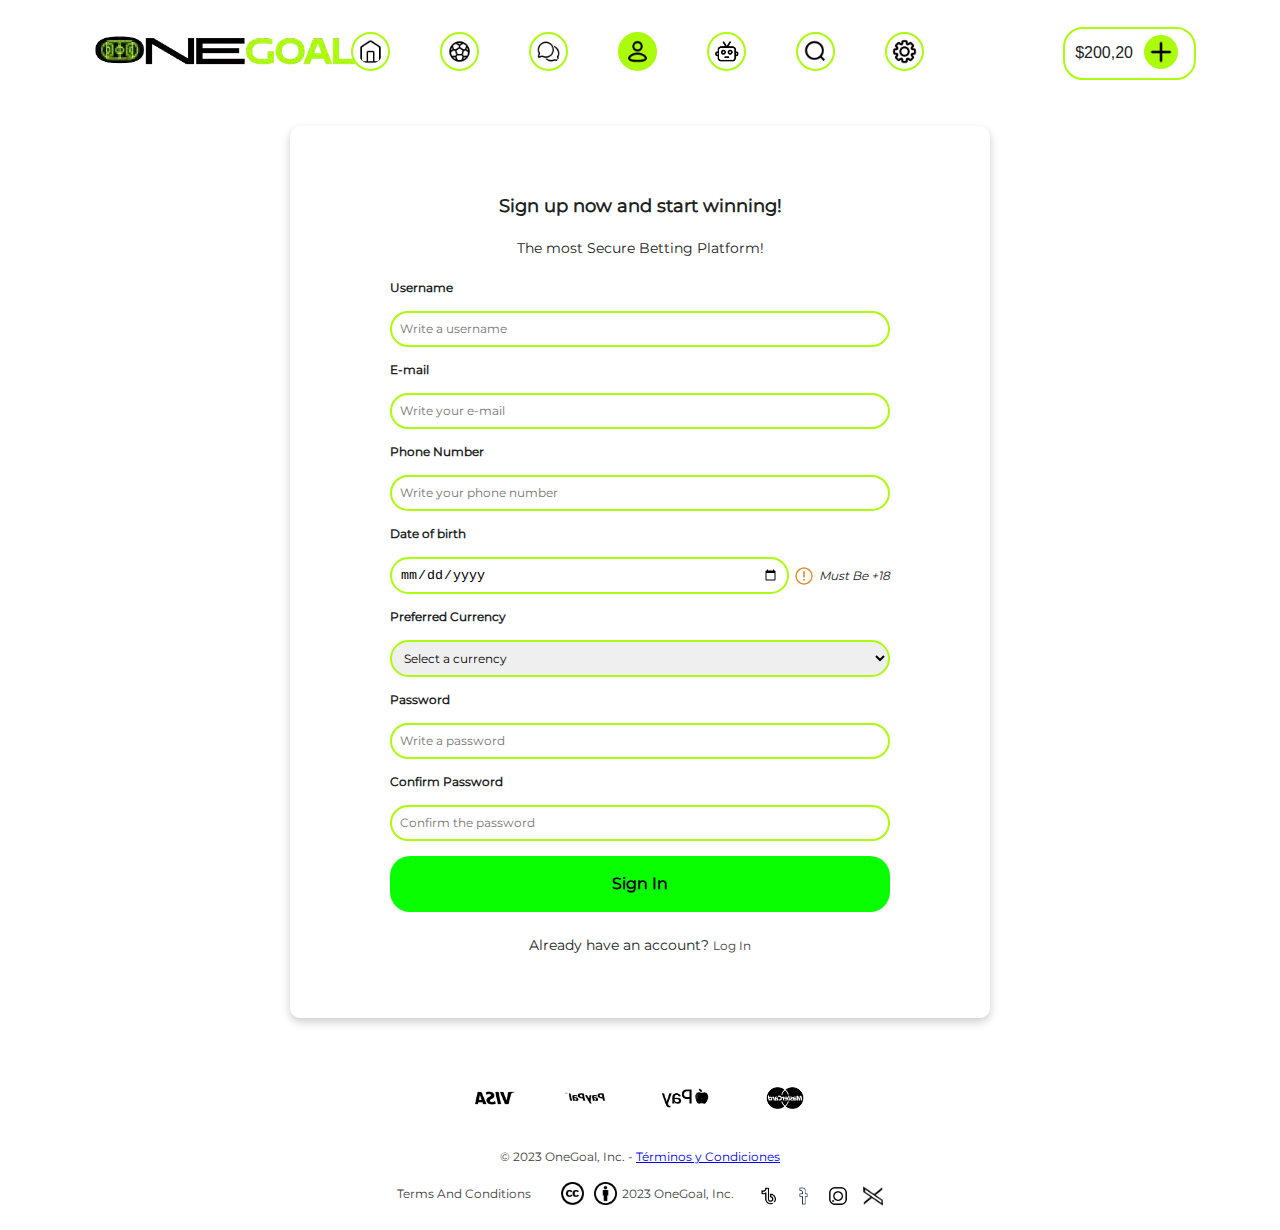
<file: main/signin.html>
<!DOCTYPE html>
<html lang="en">

<head>
    <meta charset="UTF-8">
    <meta name="viewport" content="width=device-width, initial-scale=1.0">
    <title>OneGoal SignIn</title>
    <link rel="stylesheet" href="./CSS/signin.css">
    <link rel="icon" type="image/png" href="../assets/OneGoalLogos/logonegro.png">
</head>

<body>
    <header class="header fade-in">
        <div class="header__logo">
            <img src="../assets/OneGoalLogos/logoenterosinfondo.png" alt="OneGoal Logo" class="header__logo-img">
        </div>
        <div class="header__icons">
            <a href="./index.html" aria-label="Go to the main page" title="Go to the main page">
                <img src="../assets/header/si--home-line.png" alt="Home" class="header__icon header__icon_desktop" />
            </a>
            <a href="./bets.html" aria-label="Go to the bets" title="Go to the bets">
                <img src="../assets/header/ph--soccer-ball.png" alt="Ball" class="header__icon header__icon_desktop" />
            </a>
            <a href="./chat.html" aria-label="Go to the chat" title="Go to chat to converse">
                <img src="../assets/header/fluent--chat-multiple-28-regular.png" alt="Chat" class="header__icon header__icon_desktop" />
            </a>
            <a href="./signin.html" aria-label="Sign in" title="Access your account">
                <img src="../assets/header/mingcute--user-3-line.png" alt="Avatar" class="header__icon__selected header__icon_desktop" />
            </a>
            <div class="header__icon_mobile">
                <div>
                    <a href="./bubble.html" aria-label="Go to Bubble AI" title="Go to Bubble AI for assistance">
                        <img src="../assets/header/ia.png" alt="Bubble AI" class="header__icon rotate-on-hover" />
                    </a>
                </div>
                <div>
                    <img src="../assets/header/ri--search-line.png" alt="Search" class="header__icon rotate-on-hover" title="Search content">
                </div>
                <div>
                    <img src="../assets/header/lets-icons--setting-line.png" alt="Settings" class="header__icon rotate-on-hover" title="Access settings">
                </div>
            </div>
        </div>

        <div class="header__balance">
            <div class="header__balance-text h4" title="Current account balance">$200,20</div>
            <button class="header__balance-button rotate-on-hover" title="Add balance to your account">
                <img src="../assets/header/tabler--plus.png" alt="Add balance" class="header__add-balance" />
            </button>
        </div>
    </header>
    <main>
        <div class="signup">
            <div class="signup__container">
                <p class="signup__title">Sign up now and start winning!</p>
                <p class="signup__subtitle small">The most Secure Betting Platform!</p>

                <form class="signup__form">
                    <label class="signup__label extra-small" for="username">Username</label>
                    <input class="signup__input extra-small" type="text" id="username" placeholder="Write a username">

                    <label class="signup__label extra-small" for="email">E-mail</label>
                    <input class="signup__input extra-small" type="email" id="email" placeholder="Write your e-mail">

                    <label class="signup__label extra-small" for="phone">Phone Number</label>
                    <input class="signup__input extra-small" type="tel" id="phone" placeholder="Write your phone number">

                    <label class="signup__label extra-small" for="dob">Date of birth</label>
                    <div class="signup__input-wrapper extra-small">
                        <input class="signup__input" type="date" id="dob" title="You must be at least 18 years old">
                        <span class="signup__warning-text">
                            <img src="../assets/header/mage--exclamation-circle.png" alt="Warning: You must be over 18" class="signup__warning-img">
                            <i class="extra-small">Must Be +18</i>
                        </span>
                    </div>
                    
                    <label class="signup__label extra-small" for="currency">Preferred Currency</label>
                    <select class="signup__input signup__select extra-small" id="currency">
                        <option value="" disabled selected class="extra-small">Select a currency</option>
                        <option value="usd">US Dollar (USD)</option>
                        <option value="eur">Euro (EUR)</option>
                        <option value="gbp">British Pound (GBP)</option>
                        <option value="jpy">Japanese Yen (JPY)</option>
                        <option value="mxn">Mexican Peso (MXN)</option>
                    </select>

                    <label class="signup__label extra-small" for="password">Password</label>
                    <input class="signup__input extra-small" type="password" id="password" placeholder="Write a password">

                    <label class="signup__label extra-small" for="confirm-password">Confirm Password</label>
                    <input class="signup__input extra-small" type="password" id="confirm-password" placeholder="Confirm the password">

                    <button class="signup__button" type="submit" aria-label="Click to sign up">
                        <p>Sign In</p>
                    </button>

                    <p class="signup__footer extra-small">
                        Already have an account? <a href="login.html" class="login__link extra-small" aria-label="Go to login">Log In</a>
                    </p>
                </form>
            </div>
        </div>
    </main>
    <nav class="mobile-menu">
        <a href="index.html" class="mobile-menu__link" title="Go to the main page" aria-label="Go to the main page">
            <img src="../assets/header/si--home-line2.png" alt="Home" class="mobile-menu__icon" />
        </a>
        <a href="bets.html" class="mobile-menu__link" title="Go to the bets" aria-label="Go to the bets">
            <img src="../assets/header/ph--soccer-ball2.png" alt="Ball" class="mobile-menu__icon" />
        </a>
        <a href="chat.html" class="mobile-menu__link" title="Go to chat to converse" aria-label="Go to chat to converse">
            <img src="../assets/header/fluent--chat-multiple-28-regular2.png" alt="Chat" class="mobile-menu__icon" />
        </a>
        <a href="signin.html" class="mobile-menu__link" title="Access your account" aria-label="Access your account">
            <img src="../assets/header/mingcute--user-3-line2.png" alt="Avatar" class="mobile-menu__icon__selected" />
        </a>
    </nav>
    
    <footer class="footer fade-in">
        <section class="footer__payments">
            <a href="https://www.visa.com" target="_blank" title="Pagar con Visa">
                <img src="../assets/footer/visa.png" alt="Visa" class="footer__payment-icon">
            </a>
            <a href="https://www.paypal.com/es/signin" target="_blank" title="Pagar con PayPal">
                <img src="../assets/footer/paypal.png" alt="PayPal" class="footer__payment-icon">
            </a>
            <a href="https://www.apple.com/apple-pay/" target="_blank" title="Pagar con Apple Pay">
                <img src="../assets/footer/applepay.png" alt="Apple Pay" class="footer__payment-icon">
            </a>
            <a href="https://www.mastercard.com" target="_blank" title="Pagar con MasterCard">
                <img src="../assets/footer/mastercard.png" alt="MasterCard" class="footer__payment-icon">
            </a>
        </section>
        <p class="extra-small">&copy; 2023 OneGoal, Inc. - <a href="#" title="Ver términos y condiciones">Términos y Condiciones</a></p>
    
        <div class="footer__text-down">
            <p class="extra-small">Terms And Conditions</p>
            <p class="extra-small"><img src="../assets/header/simple-icons--creativecommons.png" alt="cc"
                    class="footerCC__icon" /><img src="../assets/header/ri--creative-commons-by-line.png" alt="by"
                    class="footerCC__icon" /> 2023
                OneGoal, Inc.</p>
            <div class="footer__socials">
                <a href="https://www.tiktok.com" target="_blank">
                    <img src="../assets/footer/tiktok.png" alt="Tiktok" class="footer__socials-icon">
                </a>
                <a href="https://www.facebook.com" target="_blank">
                    <img src="../assets/footer/facebook.png" alt="Facebook" class="footer__socials-icon">
                </a>
                <a href="https://www.instagram.com" target="_blank">
                    <img src="../assets/footer/instagram.png" alt="Instagram" class="footer__socials-icon">
                </a>
                <a href="https://www.twitter.com" target="_blank">
                    <img src="../assets/footer/twitter.png" alt="Twitter" class="footer__socials-icon">
                </a>
            </div>
        </div>
    </footer>
</body>

</html>
</file>
<file: main/CSS/index.css>
/* Variables de colores */
:root {
    --yellow: #E1FA14;
    --green1: #09FF00;
    --green2: #ABFB0C;
    --green3: #8FE04D;
    --white: #FFFFFF;
    --gray1: #3e3e3e;
    --gray2: #CDCDCE;
    --black: #202322;
    --orange: #DE7C0B;
}
@font-face {
    font-family: 'BeVietnamPro';
    src: url('../../assets/Fonts/Be_Vietnam_Pro/BeVietnamPro-ExtraBold.ttf') format('woff2'),
         url('../../assets/Fonts/Be_Vietnam_Pro/BeVietnamPro-ExtraBold.ttf') format('woff');
    font-weight: bold;
    font-style: normal;
}

@font-face {
    font-family: 'Montserrat';
    src: url('../../assets/Fonts/Montserrat/static/Montserrat-Regular.ttf') format('truetype');
    font-weight: normal;
    font-style: normal;
}

/* Animación de fade-in */
.fade-in {
    opacity: 0;
    transition: opacity 1s ease-in;
}

.fade-in.visible {
    opacity: 1;
}
/* Estilos de tipografía */
h1 {
    font-family: 'BeVietnamPro', sans-serif;
    font-weight: 800;
    font-size: 48px;
    line-height: 52px;
}

h2 {
    font-family: 'BeVietnamPro', sans-serif;
    font-weight: 800; /* Extrabold */
    font-size: 22px;
    line-height: 52px;
    text-transform: uppercase;
}

h3 {
    font-family: 'Montserrat', sans-serif;
    font-weight: 700; /* Bold */
    font-size: 22px;
    line-height: 48px;
}

h4 {
    font-family: 'BeVietnamPro', sans-serif;
    font-weight: 700; /* Bold */
    font-size: 20px;
    line-height: 32px;
    text-transform: uppercase;
}

p {
    font-family: 'Montserrat', sans-serif;
    font-weight: 700; /* Bold */
    font-size: 16px;
    line-height: 24px;
}

.small {
    font-family: 'Montserrat', sans-serif;
    font-weight: 400; /* Regular */
    font-size: 14px;
    line-height: 24px;
}

.extra-small {
    font-family: 'Montserrat', sans-serif;
    font-weight: 400; /* Regular */
    font-size: 12px;
    line-height: 16px;
}

.caption {
    font-family: 'BeVietnamPro', sans-serif;
    font-weight: 300; /* Light */
    font-style: italic;
    font-size: 12px;
    line-height: 16px;
}

body, html {
    margin: 0;
    padding: 0;
    box-sizing: border-box;
  }
  

body {
    font-family: Arial, sans-serif;
    background-color: var(--white);
    color: var(--black);
}
/* Main */
main {
    padding-bottom: 80px;
    padding: 20px;
    text-align: center;
    max-width: 1300px;
    margin: 0 auto;
}
/* Header */

.header {
    display: flex;
    justify-content: space-between;
    align-items: center;
    padding: 10px 20px;
    background-color: var(--white);
    margin: 1rem 4rem;

}

.header__logo-img {
    height: 50px;
    width: auto;
}
.header__icons {
    display: flex;
    gap: 50px;
    justify-content: center;
    width: 100%; 
    margin-left: -10rem;
}

.header__icon_mobile {
    display: flex;
    justify-content: center;
    gap: 50px;
}

.header__icon_mobile div {
    display: flex;
    justify-content: center;
}

.header__icon, .header__icon__selected {
    object-fit: contain;
    text-decoration: none;
    font-size: 24px;
    color: var(--black);
    background-color: var(--white);
    width: 25px;
    height: 25px;
    display: flex;
    padding:5px;
    justify-content: center;
    align-items: center;
    border-radius: 50%;
    border: 2px solid var(--green2);
    transition: background 0.3s;
}

.header__icon__selected {
    background-color: var(--green2);
    border: 2px solid var(--green2);
}

.header__icon:hover, .header__icon__selected:hover {
    background-color: var(--green1);
    color: var(--white);
    transform: scale(1.1);
}

.rotate-on-hover{
    display: inline-block;
    transition: transform 0.3s ease;
}

.rotate-on-hover:hover {
    transform: rotate(360deg);
}

.header__balance {
    display: flex;
    align-items: center;
    justify-content: center;
    background-color: var(--white);
    padding: 5px 10px;
    border-radius: 20px;
    border: 2px solid var(--green2);
}

.header__balance-text {
    margin-right: 5px;
}
.header__balance-button{
    border: none;
    background-color: var(--white);
    border-radius: 50%;
}
.header__add-balance {
    background-color: var(--green2);
    border: 2px solid var(--green2);
    font-size: 20px;
    width: 30px;
    height: 30px;
    border-radius: 50%;
    cursor: pointer;
    color: var(--black);
    transition: all 0.3s ease;
}

.header__add-balance:hover {
    background-color: var(--green1);
    color: var(--white);
    transform: scale(1.10);
}

.trending__title{
    text-align: left;
}

/* Trending */
.trending {
    position: relative;
    display: flex;
    justify-content: center;
    align-items: center;
    background-image: url('../../assets/img/imgPrincipal.jpg');

    background-size: cover;
    background-position: center;
    background-repeat: no-repeat;
    padding: 40px;
    border-radius: 10px;
    height: 25rem;
    overflow: hidden;
}

.trending__content {
    display: flex;
    flex-direction: row;
    align-items: flex-end; /* Alinea todo abajo */
    justify-content: space-evenly;
    width: 80%;
    color: var(--white);
    text-shadow: 2px 2px 4px rgba(0, 0, 0, 0.8);
    z-index: 2;
    height: 100%;
}

.trending__team {
    display: flex;
    align-items: center;
    gap: 15px;
    background-color: var(--white);
    padding: 0.5rem 1rem;
    border-radius: 50px;
}

.trending__team img {
    width: 60px;
    height: auto;
}

.trending__vs {
    font-size: 22px;
    font-weight: bold;
    padding: 5px 10px;
    color: var(--black);
    border-radius: 5px;
}

.trending__match-info {
    display: flex;
    flex-direction: column;
    align-items: center;
    justify-content: center;
     text-align: center;
}

.trending__teams {
    margin: 0 auto;
    padding: 1rem 1rem;
}

.trending__bet-now {
    background-color: var(--green2);
    margin-bottom:-10rem;
    border: none;
    padding: 1.5rem 3rem;
    cursor: pointer;
    border-radius: 50px;
    box-shadow: 2px 2px 10px rgba(0, 0, 0, 0.3);
    transition: background 0.3s, transform 0.2s;
    font: inherit;
    transition: all 0.3s ease;
    z-index: 10;
}

.trending__bet-now:hover {
    background-color: var(--green1);
    transform: scale(1.05);
    
}

/* Leagues */
.leagues {
    padding: 20px;
    text-align: center;
    margin: -2rem 3rem;
}

.leagues__title {
    text-align: left;
    margin-top: 2rem;
}

.leagues__filter {
    display: inline-block;
    margin: 4rem;
    padding: 5px;
    background-color: var(--gray2);
    border-radius: 50%;
    border: 3px solid var(--green2);
    transition: background-color 0.3s ease, transform 0.3s ease;
}

.leagues__filter img {
    width: 30px;
    height: 25px;
    border-radius: 50%;
}

.leagues__filter--active {
    background-color: var(--green2);
}

.leagues__filter:hover {
    transform: scale(1.1);
    background-color: var(--green1);
}

/* Grid principal */
.leagues__grid {
    display: flex;
    flex-direction: column;
    gap: 15px;
    width: 110%;
    margin-left:-4rem;
}

/* Estilos generales de cada partido */
.match {
    display: flex;
    align-items: center;
    justify-content: space-between;
    padding: 15px 20px;
    border-radius: 12px;
    background-color: var(--white);
    border: 4px solid var(--green1);
    margin: 10px 0;
    transition: transform 0.3s ease;
}

.match:hover{
    transform: scale(1.05);
    box-shadow: 0 0 8px var(--green1);
}

/* Equipos */
.match__team {
    display: flex;
    align-items: center;
    text-align: center;
    gap: 10px;
}

/* Imágenes de los equipos */
.team-logo, .team-logo-r {
    width: 40px;
    height: 40px;
}

/* Marcador */
.match__score {
    font-weight: bold;
    text-align: center;
    display: flex;
    flex-direction: column;
    align-items: center;
    gap: 5px;
}

/* Datos arriba y abajo del marcador */
.score-data-top, .score-data-bottom {
    font-size: 14px;
    color: #555;
}

/* Resultado del partido */
.match__score_result {
    font-weight: bold;
    padding: 5px 10px;
    border-radius: 6px;
}

/* Ajustes para que los elementos ocupen mejor el espacio */
.match__team, .match__score {
    flex: 1;
    justify-content: center;
}

/* Footer */
.footer {
    display: flex;
    flex-direction: column;
    align-items: center;
    padding: 20px;
    background-color: var(--white);
    color: var(--gray1);
    margin-top: 20px;
}

/* Pagos */
.footer__payment-icon {
    height: 40px;
    width: auto;
    transition: transform 0.3s ease;
}

.footer__payment-icon:hover {
    transform: scale(1.05);
}

.footer__payments {
    display: flex;
    gap: 50px;
    margin-bottom: 15px;
}

/* Redes sociales */
.footer__socials {
    display: inline-flex; 
    align-items: center;
    gap: 15px;
    margin-top: 7px;
}

.footer__socials-icon {
    height: 20px;
    width: auto;
    transition: transform 0.3s ease;
}

.footer__socials-icon:hover {
    transform: scale(1.2);
}
.footer__text-down {
    display: flex;
    flex-direction: row;
    align-items: center;
    justify-content: center; 
    gap: 25px;
    text-align: center;
    width: auto;
}

.footer__text-down p {
    margin: 0; 
    display: flex;
    align-items: center;
}
.footerCC__icon {
    width: auto;
    height: 23px;
    display: inline-flex; 
    padding: 5px;
    justify-content: center;
    align-items: center;
    transition: background 0.3s;
}

/* Estilos para el menú móvil */
.mobile-menu {
    position: fixed;
    bottom: 30px; 
    left: 50%;
    transform: translateX(-50%);
    display: flex;
    justify-content: space-around;
    align-items: center;
    background-color: var(--black);
    padding: 10px 0;
    border-radius: 25px;
    box-shadow: 0px -2px 10px rgba(0, 0, 0, 0.3);
    width: 80%;
    display: none; /* Oculto por defecto */
    z-index: 20;
}

.mobile-menu__link {
    display: flex;
    justify-content: center;
    align-items: center;
    text-decoration: none;
}

/* Iconos de menú */
.mobile-menu__icon {
    object-fit: contain;
    font-size: 24px;
    background-color: var(--black);
    width: 25px;
    height: 25px;
    display: flex;
    padding: 5px;
    justify-content: center;
    align-items: center;
    border-radius: 50%;
    transition: background 0.3s;
    z-index: 10000;
}

/* Estilo del icono seleccionado */
.mobile-menu__icon__selected {
    background-color: var(--green2);
    border: 2px solid var(--green2);
}

/* Estilo hover de los iconos */
.mobile-menu__icon:hover, .mobile-menu__icon__selected:hover {
    background-color: var(--green1);
    color: var(--white);
    transform: scale(1.1);
}

/* Media Queries para pantallas de tabletas y dispositivos medianos */
@media (min-width: 768px) and (max-width: 1224px) {
    .header__icon_desktop {
        display: none !important;
    }
    .header__icon_mobile {
        display: flex; /* Oculta los íconos móviles en tabletas */
    }

    .mobile-menu {
        display: flex; /* Oculta el menú móvil en tabletas */
    }

    .header__icons{
        margin-left:-6rem;
    }
    .header__logo-img {
        height: 50px;
        margin-left: -3rem;
    }

    .header__icons {
        gap: 30px;
    }

    .header__balance {
        align-content: flex-end;
        gap: 4px;
    }

    .header__add-balance {
        width: 30px;
        height: 30px;
        font-size: 20px;
    }

    /* Main Content */
    main {
        padding: 20px;
    }

    /* Trending */
    .trending {
        padding: 30px;
    }

    .trending__content {
        flex-direction: column;
        align-items: center;
        gap: 15px;
    }

    .trending__team {
        padding: 1rem;
        gap: 15px;
    }

    .trending__bet-now {
        padding: 1.2rem 2.5rem;
    }

    /* Leagues */
    .leagues {
        margin-left: 5rem;
    }
    
    .leagues__filters {
        display: grid;
        grid-template-columns: repeat(3, 1fr); /* 3 columnas iguales */
        grid-gap: 15px;
        margin-bottom: 1rem;
        margin-left: 3rem;
    }

    .leagues__filter {
        display: flex;
        justify-content: center;
        align-items: center;
        background-color: var(--gray2);
        border-radius: 50%;
        padding: 12px;
        border: 2px solid var(--green2);
        transition: background-color 0.3s ease, transform 0.3s ease;
    }

    .leagues__filter img {
        width: 30px;
        height: 25px;
    }

    .leagues__filter--active {
        background-color: var(--green2);
    }

    .leagues__filter:hover {
        transform: scale(1.1);
        background-color: var(--green1);
    }

    /* Grid de partidos */
    .match {
        flex-direction: row;
        gap: 20px;
    }

    .match__score {
        flex-direction: row;
        gap: 20px;
    }

    /* Footer */
    .footer {
        padding: 4rem 15px;
        gap: 15px;
    }

    .footer__socials {
        gap: 15px;
    }

    .footer__text-down {
        flex-direction: column;
        gap: 15px;
    }

    /* Menu móvil */
    .mobile-menu {
        width: 70%;
        bottom: 20px;
        padding: 12px 0;
    }

    .mobile-menu__icon {
        width: 35px;
        height: 35px;
        padding: 10px;
    }

    .mobile-menu__icon__selected {
        width: 40px;
        height: 40px;
    }

    /* Ajustes de los filtros de las ligas */
    .leagues__filter {
        margin: 1.5rem;
        width: 50px;
        height: 50px;
    }

    .leagues__filter img {
        width: 30px;
        height: 30px;
    }

    /* Ajustes de la tabla de partidos */
    .match {
        padding: 15px 20px;
        margin: 10px 0;
    }

    .team-logo, .team-logo-r {
        width: 35px;
        height: 35px;
    }

    .match__score_result {
        padding: 8px;
    }
}

/* Media Queries para pantallas pequeñas (móviles y tabletas) */
@media (width <= 768px) {
    body {
        display: flex;
        flex-direction: column;
        justify-content: center;
        align-items: center;
        margin: 0;
        min-height: 100vh;
      }
      
    .header__icon_desktop {
        display: none !important;
    }
    .header__icon_mobile{
        margin-left: -50px;
        gap:20px;
        margin-right: 20px;
    }
    .mobile-menu {
        width: 100%; /* O ajusta a algo más pequeño si es necesario */
        display: flex;
        padding: 10px 0;
      }
      
    .header__logo-img {
        height: 40px; /* Reduce el tamaño del logo */
        margin-left: 0;
    }

    .header__icons {
        gap: 20px;
        margin-left: 0;
    }

    .header__balance {
        align-content: right;
        gap: 2px;
        padding: 4px;
    }

    .header__balance-button {
        margin-top:0;
    }

    .header__add-balance {
        width: 20px;
        height: 20px;
        font-size: 18px;
    }

    /* Main Content */
    main {
        padding: 15px;
        max-width: 100%;
    }

    /* Trending */
    .trending {
        padding: 20px;
        height: 20rem;
    }

    .trending__content {
        flex-direction: column;
        align-items: center;
        gap: 10px;
    }

    .trending__team {
        padding: 0.5rem;
        gap: 10px;
    }


    .trending__bet-now {
        padding: 1rem 2rem;
    }

    /* Leagues */
    .leagues {
        margin: 2rem;
    }
    .leagues__filters {
        display: grid;
        grid-template-columns: repeat(3, 1fr); /* 3 columnas iguales */
        grid-gap: 10px;
        margin-top: -2rem;
        margin-right:1rem;
        margin-bottom:1rem;
    }
    
    .leagues__filter {
        display: flex;
        justify-content: center;
        align-items: center;
    }

    .leagues__grid {
        flex-direction: column;
        margin-left: -2rem;
        margin-bottom:-6rem;
    }

    /* Grid de partidos */
    .match {
        flex-direction: column;
        gap: 10px; 
    }


    .match__score {
        flex-direction: row;
        gap: 10px;
        font-size: 18px;
    }

    /* Footer */
    .footer {
        padding: 8rem 15px;
        gap: 15px;
    }

    .footer__socials {
        gap: 10px;
    }

    .footer__text-down {
        flex-direction: row;
        gap: 10px;
    }

    /* Menu móvil */
    .mobile-menu {
        width: 70%; 
        display: flex !important; /* Asegura que se muestre */
        bottom: 20px;
        padding: 10px 0;
    }

    .mobile-menu__icon {
        width: 30px;
        height: 30px;
        padding: 8px;
    }

    .mobile-menu__icon__selected {
        width: 35px;
        height: 35px;
    }

    /* Ajustes de los filtros de las ligas */
    .leagues__filter {
        margin: 1rem;
        padding: 8px;
        width: 40px;
        height: 40px;
    }

    .leagues__filter img {
        width: 25px;
        height: 20px;
    }

    /* Ajustes de la tabla de partidos */
    .match {
        padding: 12px 15px;
        margin: 8px 0;
    }

    .team-logo, .team-logo-r {
        width: 30px;
        height: 30px;
    }

    .match__score_result {
        padding: 5px;
    }
}
</file>
<file: main/CSS/bets.css>
:root {
    --yellow: #E1FA14;
    --green1: #09FF00;
    --green2: #ABFB0C;
    --green3: #8FE04D;
    --white: #FFFFFF;
    --gray1: #3e3e3e;
    --gray2: #CDCDCE;
    --black: #202322;
    --orange: #DE7C0B;
}

@font-face {
    font-family: 'BeVietnamPro';
    src: url('../../assets/Fonts/Be_Vietnam_Pro/BeVietnamPro-ExtraBold.ttf') format('woff2'),
         url('../../assets/Fonts/Be_Vietnam_Pro/BeVietnamPro-ExtraBold.ttf') format('woff');
    font-weight: bold;
    font-style: normal;
}

@font-face {
    font-family: 'Montserrat';
    src: url('../../assets/Fonts/Montserrat/static/Montserrat-Regular.ttf') format('truetype');
    font-weight: normal;
    font-style: normal;
}

/* Estilos de tipografía */
h1 {
    font-family: 'BeVietnamPro', sans-serif;
    font-weight: 800;
    font-size: 48px;
    line-height: 52px;
}

h2 {
    font-family: 'BeVietnamPro', sans-serif;
    font-weight: 800; /* Extrabold */
    font-size: 22px;
    line-height: 52px;
    text-transform: uppercase;
    text-align: left;
}

h3 {
    font-family: 'Montserrat', sans-serif;
    font-weight: 700; /* Bold */
    font-size: 22px;
    line-height: 48px;
    text-align: left;
}

h4 {
    font-family: 'BeVietnamPro', sans-serif;
    font-weight: 700; /* Bold */
    font-size: 20px;
    line-height: 32px;
    text-transform: uppercase;
    color: var(--gray1);
}

p {
    font-family: 'Montserrat', sans-serif;
    font-weight: 700; /* Bold */
    font-size: 16px;
    line-height: 24px;
}

.small {
    font-family: 'Montserrat', sans-serif;
    font-weight: 400; /* Regular */
    font-size: 14px;
    line-height: 24px;
}

.extra-small {
    font-family: 'Montserrat', sans-serif;
    font-weight: 400; /* Regular */
    font-size: 12px;
    line-height: 16px;
}

.caption {
    font-family: 'BeVietnamPro', sans-serif;
    font-weight: 300; /* Light */
    font-style: italic;
    font-size: 12px;
    line-height: 16px;
}

body {
    font-family: Arial, sans-serif;
    margin: 0;
    padding: 0;
    background-color: var(--white);
    color: var(--black);
}

/* Header */

.header {
    display: flex;
    justify-content: space-between;
    align-items: center;
    padding: 10px 20px;
    background-color: var(--white);
    margin: 1rem 4rem;

}

.header__logo-img {
    height: 50px;
    width: auto;
}
.header__icons {
    display: flex;
    gap: 50px;
    justify-content: center;
    width: 100%; 
    margin-left: -10rem;
}

.header__icon_mobile {
    display: flex;
    justify-content: center;
    gap: 50px;
}

.header__icon_mobile div {
    display: flex;
    justify-content: center;
}

.header__icon, .header__icon__selected {
    object-fit: contain;
    text-decoration: none;
    font-size: 24px;
    color: var(--black);
    background-color: var(--white);
    width: 25px;
    height: 25px;
    display: flex;
    padding:5px;
    justify-content: center;
    align-items: center;
    border-radius: 50%;
    border: 2px solid var(--green2);
    transition: background 0.3s;
}

.header__icon__selected {
    background-color: var(--green2);
    border: 2px solid var(--green2);
}

.header__icon:hover, .header__icon__selected:hover {
    background-color: var(--green1);
    color: var(--white);
    transform: scale(1.1);
}

.rotate-on-hover{
    display: inline-block;
    transition: transform 0.3s ease;
}

.rotate-on-hover:hover {
    transform: rotate(360deg);
}

.header__balance {
    display: flex;
    align-items: center;
    justify-content: center;
    background-color: var(--white);
    padding: 5px 10px;
    border-radius: 20px;
    border: 2px solid var(--green2);
}

.header__balance-text {
    margin-right: 5px;
}
.header__balance-button{
    border: none;
    background-color: var(--white);
    border-radius: 50%;
}
.header__add-balance {
    background-color: var(--green2);
    border: 2px solid var(--green2);
    font-size: 20px;
    width: 30px;
    height: 30px;
    border-radius: 50%;
    cursor: pointer;
    color: var(--black);
    transition: all 0.3s ease;
}

.header__add-balance:hover {
    background-color: var(--green1);
    color: var(--white);
    transform: scale(1.10);
}

/* Main */
main {
    padding: 20px;
    text-align: center;
    max-width: 1300px;
    margin: 0 auto;
}

/* Betting title */
.title-container {
    display: flex;
    justify-content: space-between;
    align-items: center;
    max-width: 800px;
    margin: 0 auto;
}


/* Tabs */
.tab-container {
    display: flex;
    justify-content: center;
    background: var(--gray2);
    padding: 30px;
    border-radius: 15px;
    margin-bottom: 20px;
    max-width: 880px;
    margin: 0 auto;
}

.tab, .tab_active {
    flex: 1;
    padding: 30px 20px;
    border: none;
    background: transparent;
    cursor: pointer;
    font-size: 16px;
    border-radius: 10px;
    text-align: center;
    color: var(--gray1);
    font-weight: bold;
    transition: transform 0.3s ease;
}
.tab:hover{
    color: var(--white);
    transform: scale(1.05);
}
.tab_active:hover{
    transform: scale(1.05);
}
.tab a {
    text-decoration: none; 
    color: inherit; 
    display: block;
    width: 100%;
    height: 100%;
}

.tab_active {
    background: var(--white);
    font-weight: bold;
    border-radius: 10px;
    
}
/* Matches section */
.matches {
    text-align: left;
    max-width: 1300px;
    margin: 0 auto;
}


.match {
    display: flex;
    align-items: center;
    justify-content: space-between;
    padding: 30px;
    border-radius: 15px;
    background-color: var(--white);
    margin: 10px 0;
    border: 4px solid var(--green1);
    transition: transform 0.3s ease;
}

.match:hover{
    transform: scale(1.05);
    box-shadow: 0 0 8px var(--green1);
}

.team {
    display: flex;
    align-items: center;
    gap: 10px;
    font-size: 16px;
    font-weight: bold;
}

.team img {
    width: 30px;
    height: 30px;
}


.matches.upcoming .match {
    border: 4px solid var(--gray2);
}
.matches.upcoming .match:hover{
    box-shadow: 0 0 8px var(--gray2);
}

/* Footer */
.footer {
    display: flex;
    flex-direction: column;
    align-items: center;
    padding: 20px;
    background-color: var(--white);
    color: var(--gray1);
    margin-top: 20px;
}

/* Pagos */
.footer__payment-icon {
    height: 40px;
    width: auto;
    transition: transform 0.3s ease;
}

.footer__payment-icon:hover {
    transform: scale(1.2);
}

.footer__payments {
    display: flex;
    gap: 50px;
    margin-bottom: 15px;
}

/* Redes sociales */
.footer__socials {
    display: inline-flex; 
    align-items: center;
    gap: 15px;
    margin-top: 7px;
}

.footer__socials-icon {
    height: 20px;
    width: auto;
    transition: transform 0.3s ease;
}

.footer__socials-icon:hover {
    transform: scale(1.2);
}

.footer__text-down {
    font-size: 14px;
    display: flex;
    flex-direction: row;
    align-items: center;
    justify-content: center; 
    gap: 25px;
    text-align: center;
    width: auto;
}

.footer__text-down p {
    margin: 0; 
    display: flex;
    align-items: center;
}


.footerCC__icon {
    width: auto;
    height: 23px;
    display: inline-flex; 
    padding: 5px;
    justify-content: center;
    align-items: center;
    transition: background 0.3s;
}

/* Estilos para el menú móvil */
.mobile-menu {
    position: fixed;
    bottom: 30px;
    left: 50%;
    transform: translateX(-50%);
    display: flex;
    justify-content: space-around;
    align-items: center;
    background-color: var(--black);
    padding: 10px 0;
    border-radius: 25px;
    box-shadow: 0px -2px 10px rgba(0, 0, 0, 0.3);
    width: 80%;
    display: none;
    /* Oculto por defecto */
}

.mobile-menu__link {
    display: flex;
    justify-content: center;
    align-items: center;
    text-decoration: none;
}

/* Iconos de menú */
.mobile-menu__icon {
    object-fit: contain;
    font-size: 24px;
    background-color: var(--black);
    width: 40px; /* Aumenta el tamaño del icono */
    height: 40px;
    padding: 10px; /* Ajusta el padding para que el icono quede bien dentro del círculo */
    display: flex;
    justify-content: center;
    align-items: center;
    border-radius: 50%;

    /* border: 2px solid var(--green2); */


    transition: background 0.3s;
}

/* Estilo del icono seleccionado */
.mobile-menu__icon__selected {
    background-color: var(--green2);
    border: 2px solid var(--green2);
    width: 45px; 
    height: 45px;
    padding: 8px;
}

.mobile-menu__icon, .mobile-menu__icon__selected {
    box-sizing:content-box;
    border-radius: 50%;
}
/* Estilo hover de los iconos */
.mobile-menu__icon:hover,
.mobile-menu__icon__selected:hover {
    background-color: var(--green1);
    color: var(--white);
    transform: scale(1.1);
}


/* Estilos generales para dispositivos pequeños y tabletas */
@media (max-width: 768px) {
    .header__icon_desktop {
        display: none !important;
    }
    .header__icon_mobile{
        margin-left: -50px;
        gap:20px;
        margin-right: 20px;
    }
    .mobile-menu {
        width: 100%; /* O ajusta a algo más pequeño si es necesario */
        display: flex;
        padding: 10px 0;
      }
      
    .header__logo-img {
        height: 40px; /* Reduce el tamaño del logo */
        margin-left: 0;
    }

    .header__icons {
        gap: 20px;
        margin-left: 0;
    }

    .header__balance {
        align-content: right;
        gap: 2px;
        padding: 4px;
    }

    .header__balance-button {
        margin-top:0;
    }

    .header__add-balance {
        width: 20px;
        height: 20px;
        font-size: 18px;
    }

    /* Main Content */
    main {
        padding: 15px;
        max-width: 100%;
    }

    body {
        display: flex;
        flex-direction: column;
        justify-content: center;
        align-items: center;
        margin: 0;
        min-height: 100vh;
      }

    /* Menu móvil */
    .mobile-menu {
        width: 70%;
        display: flex !important;
        /* Asegura que se muestre */
        bottom: 20px;
        padding: 10px 0;
    }

    .mobile-menu__icon {
        width: 30px;
        height: 30px;
        padding: 8px;
    }

    .mobile-menu__icon__selected {
        width: 35px;
        height: 35px;
    }

    .footer__text-down {
        flex-direction: column;
        gap: 15px;
    }

    .footer__socials {
        gap: 10px;
    }

    .footer__socials-icon {
        height: 18px;
        width: auto;
    }
}

/* Ajustes para pantallas de tabletas y dispositivos más grandes */
@media (min-width: 768px) and (max-width: 1200px) {
    body {
        padding: 0 20px; 
    }
    .header__icon_desktop {
        display: none !important;
    }
    .header__logo-img {
        height: 45px;
    }

    .header__icons {
        gap: 40px;
    }

    .header__icon, .header__icon__selected {
        font-size: 22px;
        width: 22px;
        height: 22px;
    }

    .header__balance-text {
        font-size: 16px;
    }

    .header__add-balance {
        font-size: 19px;
        width: 28px;
        height: 28px;
    }

    /* Menu móvil */
    .mobile-menu {
        width: 70%;
        bottom: 20px;
        padding: 12px 0;
    }

    .mobile-menu__icon {
        width: 35px;
        height: 35px;
        padding: 10px;
    }

    .mobile-menu__icon__selected {
        width: 40px;
        height: 40px;
    }
    .footer__text-down {
        flex-direction: row;
        gap: 20px;
    }

    .footer__socials {
        gap: 12px;
    }

    .footer__socials-icon {
        height: 19px;
    }
}

/* Estilos para pantallas grandes de escritorio */
@media (min-width: 1200px) {
    .header__logo-img {
        height: 50px;
    }

    .header__icons {
        gap: 50px;
    }

    .header__icon, .header__icon__selected {
        font-size: 24px;
        width: 25px;
        height: 25px;
    }

    .header__balance-text {
        font-size: 18px;
    }

    .header__add-balance {
        font-size: 20px;
        width: 30px;
        height: 30px;
    }

    .footer__text-down {
        gap: 25px;
    }

    .footer__socials {
        gap: 15px;
    }

    .footer__socials-icon {
        height: 20px;
    }
}
</file>
<file: main/CSS/chat.css>
/* Variables de colores */
:root {
    --yellow: #E1FA14;
    --green1: #09FF00;
    --green2: #ABFB0C;
    --green3: #8FE04D;
    --white: #FFFFFF;
    --gray1: #3e3e3e;
    --gray2: #CDCDCE;
    --black: #202322;
    --orange: #DE7C0B;
}

@font-face {
    font-family: 'BeVietnamPro';
    src: url('../../assets/Fonts/Be_Vietnam_Pro/BeVietnamPro-ExtraBold.ttf') format('woff2'),
        url('../../assets/Fonts/Be_Vietnam_Pro/BeVietnamPro-ExtraBold.ttf') format('woff');
    font-weight: bold;
    font-style: normal;
}

@font-face {
    font-family: 'Montserrat';
    src: url('../../assets/Fonts/Montserrat/static/Montserrat-Regular.ttf') format('truetype');
    font-weight: normal;
    font-style: normal;
}

/* Estilos de tipografía */
h1 {
    font-family: 'BeVietnamPro', sans-serif;
    font-weight: 800;
    font-size: 48px;
    line-height: 52px;
}

h2 {
    font-family: 'BeVietnamPro', sans-serif;
    font-weight: 800;
    /* Extrabold */
    font-size: 22px;
    line-height: 52px;
    text-transform: uppercase;
}

h3 {
    font-family: 'Montserrat', sans-serif;
    font-weight: 700;
    /* Bold */
    font-size: 22px;
    line-height: 48px;
    text-align: left;
}

h4 {
    font-family: 'BeVietnamPro', sans-serif;
    font-weight: 700;
    /* Bold */
    font-size: 20px;
    line-height: 32px;
    text-transform: uppercase;
}

p {
    font-family: 'Montserrat', sans-serif;
    font-weight: 700;
    /* Bold */
    font-size: 16px;
    line-height: 24px;
}

.small {
    font-family: 'Montserrat', sans-serif;
    font-weight: 400;
    /* Regular */
    font-size: 14px;
    line-height: 24px;
}

.extra-small {
    font-family: 'Montserrat', sans-serif;
    font-weight: 400;
    /* Regular */
    font-size: 12px;
    line-height: 16px;
}

.caption {
    font-family: 'BeVietnamPro', sans-serif;
    font-weight: 300;
    /* Light */
    font-style: italic;
    font-size: 12px;
    line-height: 16px;
}

body {
    font-family: Arial, sans-serif;
    margin: 0;
    padding: 0;
    background-color: var(--white);
    color: var(--black);
    overflow: visible;
    /*intento de que se vea*/
}

/* Main */
main {
    padding: 20px;
    text-align: center;
    max-width: 1300px;
    margin: 0 auto;
}

/* Header */
.header {
    display: flex;
    justify-content: space-between;
    align-items: center;
    padding: 10px 20px;
    background-color: var(--white);
    margin: 1rem 4rem -4rem 4rem;
    z-index: 20;
}

.header__logo-img {
    height: 50px;
    width: auto;
}

.header__icons {
    display: flex;
    gap: 50px;
    justify-content: center;
    width: 100%;
    margin-left: -10rem;
}

.header__icon_mobile {
    display: flex;
    justify-content: center;
    gap: 50px;
}

.header__icon_mobile div {
    display: flex;
    justify-content: center;
}

.header__icon,
.header__icon__selected {
    object-fit: contain;
    text-decoration: none;
    font-size: 24px;
    color: var(--black);
    background-color: var(--white);
    width: 25px;
    height: 25px;
    display: flex;
    padding: 5px;
    justify-content: center;
    align-items: center;
    border-radius: 50%;
    border: 2px solid var(--green2);
    transition: background 0.3s;
}

.header__icon__selected {
    background-color: var(--green2);
    border: 2px solid var(--green2);
}

.header__icon:hover,
.header__icon__selected:hover {
    background-color: var(--green1);
    color: var(--white);
    transform: scale(1.1);
}

.rotate-on-hover{
    display: inline-block;
    transition: transform 0.3s ease;
}

.rotate-on-hover:hover {
    transform: rotate(360deg);
}

.header__balance {
    display: flex;
    align-items: center;
    justify-content: center;
    background-color: var(--white);
    padding: 5px 10px;
    border-radius: 20px;
    border: 2px solid var(--green2);
}

.header__balance-text {
    margin-right: 5px;
}

.header__balance-button {
    border: none;
    background-color: var(--white);
    border-radius: 50%;
}

.header__add-balance {
    background-color: var(--green2);
    border: 2px solid var(--green2);
    font-size: 20px;
    width: 30px;
    height: 30px;
    border-radius: 50%;
    cursor: pointer;
    color: var(--black);
    transition: all 0.3s ease;
}

.header__add-balance:hover {
    background-color: var(--green1);
    color: var(--white);
    transform: scale(1.10);
}

/* Layout principal */
.container {
    display: flex;
    gap: 20px;
    padding: 0 20px;
    height: calc(100vh - 80px);
    /* Restando la altura del header */
    margin: 0 auto;
    justify-content: flex-start;
    margin-top: 80px;
    /* Añadir espacio encima del contenedor para no solaparse con el header */
}


/* Sidebar */
.sidebar {
    width: 30%;
    padding: 20px;
    margin-left: 55px;
    display: flex;
    flex-direction: column;
    display: flex;
    height: 100%;
}

.message-list {
    display: flex;
    flex-direction: column;
    gap: 20px;
    margin-top: 40px;
    overflow-y: auto;
    /* Muestra la barra de desplazamiento cuando el contenido es grande */
    max-height: calc(100vh - 100px);
    /* Establece una altura máxima y ajusta el valor (100px) según tu diseño */
    padding-right: 10px;
    /* Deja espacio a la derecha para la barra de desplazamiento */
    box-sizing: border-box;
    /* Asegura que el padding se tome en cuenta */

}

.message-container {
    display: flex;
    align-items: center;
    gap: 12px;
    margin-bottom: 15px;
    cursor: pointer;
}

.message-container img {
    width: 50px;
    height: 50px;
    border-radius: 50%;
    object-fit: cover; 
}

.message-item {
    border: 2px solid var(--green2);
    padding: 5px 20px;
    border-radius: 15px;
    max-width: 90%;
    font-size: 14px;
    background-color: var(--white);
    margin-left: 10px;
}


/* Chat */
.chat__window {
    margin-top: 4rem;
    flex: 2;
    padding: 20px;
    border-radius: 15px;
    background: var(--gray2);
    border: 2px solid var(--green2);
    display: flex;
    flex-direction: column;
    overflow-y: auto;
    /* Añadir scroll si el contenido es muy largo */
    height: 80%;
    /* Asegura que ocupe el 100% de la altura del contenedor */
    position: none;
}

.chat__header {
    display: flex;
    align-items: center;
    background-color: var(--white);
    border-radius: 15px;
    border: 2px solid var(--green2);
    font-weight: bold;
    box-sizing: border-box;
    z-index: 5;
    /* Coloca el chat header por debajo del header */
    position: sticky;
    /* Hace que el header se quede pegado */
    top: 0;
    /* Se pegará en la parte superior del contenedor cuando haga scroll */
    width: 100%;
}

.chat__header img {
    width: 50px;
    height: 50px;
    border-radius: 50%;
    object-fit: cover;
}

.user__img {
    padding: 5px;
    padding-left: 25px;
    padding-right: 25px;
    object-fit: cover;
}

.chat__header .user__img {
    width: 50px;
    height: 50px;
    border-radius: 50%;
    object-fit: cover;
}

.chat__options {
    display: flex;
    align-items: center;
    justify-content: center;
    gap: 10px;
    margin-left: auto;
    padding-right: 15px;
}

.icon__header {
    cursor: pointer;
    display: flex;
    justify-content: center;
    align-items: center !important;
    width: 40px;
    height: 40px;
    border: 2px solid var(--green2);
    border-radius: 50%;
    background: var(--white);
    flex: none;
    transition: transform 0.3s ease;
}

.icon__header:hover {
    box-shadow: 0 0 8px rgba(0, 0, 0, 0.2);
    transform: scale(1.1);
}

.icon__header img {
    width: 60%;
    height: 60%;
    object-fit: contain;
}

.chat__options .icon__header:last-child {
    border: none;
    width: 45px;
    height: 45px;
    display: flex;
    justify-content: center;
    align-items: center;
}

.chat__messages {
    flex: 1;
    padding: 15px;
    background: var(--gray2);
    border-radius: 15px;
    overflow-y: auto;
    display: flex;
    flex-direction: column;
    gap: 10px;
    margin-top: 35px;
}

.message {
    padding: 15px;
    border-radius: 20px;
    max-width: 60%;
    font-size: 14px;
}

.received {
    background: white;
    align-self: flex-start;
    border: 2px solid var(--green2);
}

.sent {
    background-color: var(--green2);
    align-self: flex-end;
    color: black;
    border: 3px solid var(--green3);
}

/* Asegura que el footer esté siempre en la parte inferior */
.chat__footer {
    display: flex;
    align-items: center;
    justify-content: center;
    border-top: 2px solid var(--gray2);
    padding: 10px 15px;
    gap: 8px;
    background-color: var(--white);
    border-radius: 15px;
    border: 2px solid var(--green2);
    position: sticky;
    /*Para que el footer se quede pegado al fondo del chat */
    bottom: 0;
    width: 100%;
    box-sizing: border-box;
    z-index: 5;
    /* Coloca el chat footer por debajo del footer */
}


.chat__footer input {
    flex: 1;
    padding: 10px;
    border-radius: 10px;
    border: none;
    outline: none;
    margin: auto 10px;
}

.icon__footer {
    display: flex;
    justify-content: center;
    align-items: center;
    width: 38px;
    height: 38px;
    border: none;
    border-radius: 50%;
    background: var(--white);
    transition: transform 0.3s ease;
    cursor: pointer;
}

.icon__footer:hover {
    box-shadow: 0 0 6px rgba(0, 0, 0, 0.2);
    transform: scale(1.05);
}

.icon__footer img {
    width: 70%;
    height: 70%;
    object-fit: contain;
}

.chat__option {
    display: flex;
    align-items: center;
    flex-grow: 1;
    justify-content: flex-end;
}

/* Footer */
.footer {
    display: flex;
    flex-direction: column;
    align-items: center;
    padding: 20px;
    background-color: var(--white);
    color: var(--gray1);
    margin-top: 20px;
}

/* Pagos */
.footer__payment-icon {
    height: 40px;
    width: auto;
    transition: transform 0.3s ease;
}

.footer__payment-icon:hover {
    transform: scale(1.05);
}

.footer__payments {
    display: flex;
    gap: 50px;
    margin-bottom: 15px;
}

/* Redes sociales */
.footer__socials {
    display: inline-flex; 
    align-items: center;
    gap: 15px;
    margin-top: 7px;
}

.footer__socials-icon {
    height: 20px;
    width: auto;
    transition: transform 0.3s ease;
}

.footer__socials-icon:hover {
    transform: scale(1.2);
}
.footer__text-down {
    display: flex;
    flex-direction: row;
    align-items: center;
    justify-content: center; 
    gap: 25px;
    text-align: center;
    width: auto;
}

.footer__text-down p {
    margin: 0; 
    display: flex;
    align-items: center;
}
.footerCC__icon {
    width: auto;
    height: 23px;
    display: inline-flex; 
    padding: 5px;
    justify-content: center;
    align-items: center;
    transition: background 0.3s;
}


/* Estilos para el menú móvil */
.mobile-menu {
    position: fixed;
    bottom: 30px;
    left: 50%;
    transform: translateX(-50%);
    display: flex;
    justify-content: space-around;
    align-items: center;
    background-color: var(--black);
    padding: 10px 0;
    border-radius: 25px;
    box-shadow: 0px -2px 10px rgba(0, 0, 0, 0.3);
    width: 80%;
    display: none;
    z-index: 9999;
    /* Oculto por defecto */
}

.mobile-menu__link {
    display: flex;
    justify-content: center;
    align-items: center;
    text-decoration: none;
}

/* Iconos de menú */
.mobile-menu__icon {
    object-fit: contain;
    font-size: 24px;
    background-color: var(--black);
    width: 40px;
    height: 40px;
    padding: 10px;
    display: flex;
    justify-content: center;
    align-items: center;
    border-radius: 50%;
    transition: background 0.3s;
}

/* Estilo del icono seleccionado */
.mobile-menu__icon__selected {
    background-color: var(--green2);
    border: 2px solid var(--green2);
    width: 45px;
    height: 45px;
    padding: 8px;
}

.mobile-menu__icon,
.mobile-menu__icon__selected {
    box-sizing: content-box;
    border-radius: 50%;
}

/* Estilo hover de los iconos */
.mobile-menu__icon:hover,
.mobile-menu__icon__selected:hover {
    background-color: var(--green1);
    color: var(--white);
    transform: scale(1.1);
}

/* Media Queries para pantallas de tabletas y dispositivos medianos */
@media (min-width: 768px) and (max-width: 1224px) {
    .header {
        margin-bottom: -10rem;
    }

    .header__icon_desktop {
        display: none !important;
    }

    .header__icon_mobile {
        display: flex;
    }

    .mobile-menu {
        display: flex;
    }

    .header__icons {
        margin-left: -6rem;
    }

    .header__logo-img {
        height: 50px;
        margin-left: -3rem;
    }

    .header__icons {
        gap: 30px;
    }

    .header__balance {
        align-content: flex-end;
        gap: 4px;
    }

    .header__add-balance {
        width: 30px;
        height: 30px;
        font-size: 20px;
    }

    /* Main Content */
    main {
        padding: 20px;
    }

    /* Footer */
    .footer {
        display: none;
    }

    /* Menu móvil */
    .mobile-menu {
        width: 70%;
        bottom: 20px;
        padding: 12px 0;
    }

    .mobile-menu__icon {
        width: 35px;
        height: 35px;
        padding: 10px;
    }

    .mobile-menu__icon__selected {
        width: 40px;
        height: 40px;
    }

    /* Ocultar el chat */
    .chat__window {
        display: none;
        flex-direction: column;
        position: fixed;
        width: 90%;
        height: 34vh;
        padding: 10px;
        margin-bottom: 8rem;
        background-color: var(--white);
    }

    /* Centrar el sidebar */
    .container {
        display: flex;
        flex-direction: column;
        align-items: center;
        justify-content: center;
        padding-bottom: 60px;
    }
    .sidebar {
        overflow-y: auto; /* Hace que aparezca el scroll */
        display: flex;
        position: fixed;
        top: 0;
        width: 90%;
        height: 35vh;
        padding: 10px;
        margin-top: 5rem;
        background-color: var(--white);
        box-sizing: border-box;
    }
    .message-container{
        width: 95%;
    }
.message-item{
    justify-content: center;
        width: 100%;
}
    body {
        margin-bottom: 8rem;

    }
}

/* Media Queries para pantallas pequeñas, como móviles */
@media (max-width: 768px) {

    body {
        display: flex;
        flex-direction: column;
        justify-content: center;
        align-items: center;
        margin: 0;
        min-height: 100vh;
        margin-bottom: 8rem;
    }

    .header__icon_desktop {
        display: none !important;
    }

    .header__icon_mobile {
        margin-left: -50px;
        gap: 20px;
        margin-right: 20px;
    }

    .mobile-menu {
        width: 100%;
        display: flex;
        padding: 10px 0;
    }

    .header__logo-img {
        height: 40px;
        margin-left: 0;
    }

    .header__icons {
        gap: 20px;
        margin-left: 0;
    }

    .header__balance {
        align-content: right;
        gap: 2px;
        padding: 4px;
    }

    .header__balance-button {
        margin-top: 0;
    }

    .header__add-balance {
        width: 20px;
        height: 20px;
        font-size: 18px;
    }

    /* Main Content */
    main {
        padding: 15px;
        max-width: 100%;
    }

    /* Footer */
    .footer {
        display: none;
    }


    /* Menu móvil */
    .mobile-menu {
        width: 70%;
        display: flex !important;
        bottom: 20px;
        padding: 10px 0;
    }

    .mobile-menu__icon {
        width: 30px;
        height: 30px;
        padding: 8px;
    }

    .mobile-menu__icon__selected {
        width: 35px;
        height: 35px;
    }

    .chat__window {
        display: none;
        flex-direction: column;
        position: fixed;
        width: 90%;
        height: 34vh; /* Ocupa la mitad de la pantalla */
        padding: 10px;
        margin-bottom: 8rem;
        background-color: var(--white);
    }

    .container {
        display: flex;
        flex-direction: column;
        align-items: center;
        justify-content: center;
        padding-bottom: 60px;
    }
    .sidebar {
        overflow-y: auto; /* Hace que aparezca el scroll */
        display: flex;
        position: fixed;
        top: 0;
        width: 90%;
        height: 35vh; 
        padding: 10px;
        margin-top: 5rem;
        background-color: var(--white);
        box-sizing: border-box;
    }
    .message-container{
        width: 95%;
    }
.message-item{
    justify-content: center;
        width: 100%;
}

}
</file>
<file: main/CSS/signin.css>
/* Variables de colores */
:root {
    --yellow: #E1FA14;
    --green1: #09FF00;
    --green2: #ABFB0C;
    --green3: #8FE04D;
    --white: #FFFFFF;
    --gray1: #3e3e3e;
    --gray2: #CDCDCE;
    --black: #202322;
    --orange: #DE7C0B;
}

@font-face {
    font-family: 'BeVietnamPro';
    src: url('../../assets/Fonts/Be_Vietnam_Pro/BeVietnamPro-ExtraBold.ttf') format('woff2'),
        url('../../assets/Fonts/Be_Vietnam_Pro/BeVietnamPro-ExtraBold.ttf') format('woff');
    font-weight: bold;
    font-style: normal;
}

@font-face {
    font-family: 'Montserrat';
    src: url('../../assets/Fonts/Montserrat/static/Montserrat-Regular.ttf') format('truetype');
    font-weight: normal;
    font-style: normal;
}

/* Estilos de tipografía */
h1 {
    font-family: 'BeVietnamPro', sans-serif;
    font-weight: 800;
    font-size: 48px;
    line-height: 52px;
}

h2 {
    font-family: 'BeVietnamPro', sans-serif;
    font-weight: 800;
    /* Extrabold */
    font-size: 22px;
    line-height: 52px;
    text-transform: uppercase;
}

h3 {
    font-family: 'Montserrat', sans-serif;
    font-weight: 700;
    /* Bold */
    font-size: 22px;
    line-height: 48px;
}

h4 {
    font-family: 'BeVietnamPro', sans-serif;
    font-weight: 700;
    /* Bold */
    font-size: 20px;
    line-height: 32px;
    text-transform: uppercase;
}

p {
    font-family: 'Montserrat', sans-serif;
    font-weight: 700;
    /* Bold */
    font-size: 16px;
    line-height: 24px;
}

.small {
    font-family: 'Montserrat', sans-serif;
    font-weight: 400;
    /* Regular */
    font-size: 14px;
    line-height: 24px;
}

.extra-small {
    font-family: 'Montserrat', sans-serif;
    font-weight: 400;
    /* Regular */
    font-size: 12px;
    line-height: 16px;
}

.caption {
    font-family: 'BeVietnamPro', sans-serif;
    font-weight: 300;
    /* Light */
    font-style: italic;
    font-size: 12px;
    line-height: 16px;
}

body {
    font-family: Arial, sans-serif;
    margin: 0;
    padding: 0;
    background-color: var(--white);
    color: var(--black);
}

/* Main */
main {
    padding: 20px;
    text-align: center;
    max-width: 1300px;
    /* Aumentado para mayor ancho */
    margin: 0 auto;
}

.header {
    display: flex;
    justify-content: space-between;
    align-items: center;
    padding: 10px 20px;
    background-color: var(--white);
    margin: 1rem 4rem;

}

.header__logo-img {
    height: 50px;
    width: auto;
}
.header__icons {
    display: flex;
    gap: 50px;
    justify-content: center;
    width: 100%; 
    margin-left: -10rem;
}

.header__icon_mobile {
    display: flex;
    justify-content: center;
    gap: 50px;
}

.header__icon_mobile div {
    display: flex;
    justify-content: center;
}

.header__icon, .header__icon__selected {
    object-fit: contain;
    text-decoration: none;
    font-size: 24px;
    color: var(--black);
    background-color: var(--white);
    width: 25px;
    height: 25px;
    display: flex;
    padding:5px;
    justify-content: center;
    align-items: center;
    border-radius: 50%;
    border: 2px solid var(--green2);
    transition: background 0.3s;
}

.header__icon__selected {
    background-color: var(--green2);
    border: 2px solid var(--green2);
}

.header__icon:hover, .header__icon__selected:hover {
    background-color: var(--green1);
    color: var(--white);
    transform: scale(1.1);
}

.rotate-on-hover{
    display: inline-block;
    transition: transform 0.3s ease;
}

.rotate-on-hover:hover {
    transform: rotate(360deg);
}

.header__balance {
    display: flex;
    align-items: center;
    justify-content: center;
    background-color: var(--white);
    padding: 5px 10px;
    border-radius: 20px;
    border: 2px solid var(--green2);
}

.header__balance-text {
    margin-right: 5px;
}
.header__balance-button{
    border: none;
    background-color: var(--white);
    border-radius: 50%;
}
.header__add-balance {
    background-color: var(--green2);
    border: 2px solid var(--green2);
    font-size: 20px;
    width: 30px;
    height: 30px;
    border-radius: 50%;
    cursor: pointer;
    color: var(--black);
    transition: all 0.3s ease;
}

.header__add-balance:hover {
    background-color: var(--green1);
    color: var(--white);
    transform: scale(1.10);
}

.trending__title {
    font-size: 22px;
    font-weight: bold;
    text-align: left;
}


/* --- Bloque principal --- */
.signup {
    display: flex;
    justify-content: center;
    align-items: center;
}

.signup__container {
    background: white;
    padding: 50px 100px;
    border-radius: 10px;
    box-shadow: 0 4px 10px rgba(0, 0, 0, 0.2);
    max-width: 500px;
    width: 100%;
    text-align: center;
}

/* --- Títulos --- */
.signup__title {
    font-size: 18px;
    font-weight: bold;
}

.signup__subtitle {
    font-size: 14px;
    margin-bottom: 20px;
}

/* --- Formulario --- */
.signup__form {
    display: flex;
    flex-direction: column;
    gap: 15px;
}

.signup__label {
    text-align: left;
    font-weight: bold;
}

/* --- Input --- */
.signup__input,
.signup__select {
    width: 100%;
    max-width: 100%;
    padding: 8px;
    border: 2px solid var(--green2);
    border-radius: 20px;
    outline: none;
    box-sizing: border-box;
    /* Evita que el padding afecte el ancho total */
    display: block;
}

.signup__input:hover,
.signup__select:hover {
    width: 100%;
    padding: 8px;
    border: 2px solid var(--green1);
    border-radius: 20px;
    outline: none;
}

/* --- Advertencia para fecha de nacimiento --- */
.signup__input-wrapper {
    display: flex;
    align-items: center;
    justify-content: space-between;
}

.signup__warning-text {
    display: flex;
    align-items: center;
    margin-left: 5px;
    white-space: nowrap;
}

.signup__warning-img {
    width: 20px;
    height: 20px;
    margin-right: 5px;
}

/* --- Botón --- */
.signup__button {
    background: var(--green1);
    color: black;
    border: none;
    padding: 0 5px;
    font-size: 16px;
    font-weight: bold;
    border-radius: 20px;
    cursor: pointer;
    transition: 0.3s;
}

.signup__button:hover {
    background: var(--yellow);
    transform: scale(1.1);
}

/* --- Footer con link de inicio de sesión --- */
.signup__footer {
    font-size: 14px;
    margin-top: 10px;
}

.login__link {
        color: var(--gray1);
        text-decoration: none;
        font-weight: bold;
}

.login__link:hover {
    text-decoration: underline;
}

/* Footer */
.footer {
    display: flex;
    flex-direction: column;
    align-items: center;
    padding: 20px;
    background-color: var(--white);
    color: var(--gray1);
    margin-top: 20px;
}

/* Pagos */
.footer__payment-icon {
    height: 40px;
    width: auto;
    transition: transform 0.3s ease;
}

.footer__payment-icon:hover {
    transform: scale(1.2);
}

.footer__payments {
    display: flex;
    gap: 50px;
    margin-bottom: 15px;
}

/* Redes sociales */
.footer__socials {
    display: inline-flex;
    align-items: center;
    gap: 15px;
    margin-top: 7px;
}

.footer__socials-icon {
    height: 20px;
    width: auto;
    transition: transform 0.3s ease;
}

.footer__socials-icon:hover {
    transform: scale(1.2);
}

.footer__text-down {
    font-size: 14px;
    display: flex;
    flex-direction: row;
    align-items: center;
    justify-content: center;
    gap: 25px;
    text-align: center;
    width: auto;
}

.footer__text-down p {
    margin: 0;
    display: flex;
    align-items: center;
}

.footerCC__icon {
    width: auto;
    height: 23px;
    display: inline-flex;
    padding: 5px;
    justify-content: center;
    align-items: center;
    transition: background 0.3s;
}

/* Estilos para el menú móvil */
.mobile-menu {
    position: fixed;
    bottom: 30px;
    left: 50%;
    transform: translateX(-50%);
    display: flex;
    justify-content: space-around;
    align-items: center;
    background-color: var(--black);
    padding: 10px 0;
    border-radius: 25px;
    box-shadow: 0px -2px 10px rgba(0, 0, 0, 0.3);
    width: 80%;
    display: none;
    /* Oculto por defecto */
}

.mobile-menu__link {
    display: flex;
    justify-content: center;
    align-items: center;
    text-decoration: none;
}

/* Iconos de menú */
.mobile-menu__icon {
    object-fit: contain;
    font-size: 24px;
    background-color: var(--black);
    width: 40px; /* Aumenta el tamaño del icono */
    height: 40px;
    padding: 10px; /* Ajusta el padding para que el icono quede bien dentro del círculo */
    display: flex;
    justify-content: center;
    align-items: center;
    border-radius: 50%;
    transition: background 0.3s;
}

/* Estilo del icono seleccionado */
.mobile-menu__icon__selected {
    background-color: var(--green2);
    border: 2px solid var(--green2);
    width: 45px; 
    height: 45px;
    padding: 8px;
}

.mobile-menu__icon, .mobile-menu__icon__selected {
    box-sizing:content-box;
    border-radius: 50%;
}
/* Estilo hover de los iconos */
.mobile-menu__icon:hover,
.mobile-menu__icon__selected:hover {
    background-color: var(--green1);
    color: var(--white);
    transform: scale(1.1);
}



    /* Media Queries para pantallas de tabletas y dispositivos medianos */
    @media (min-width: 768px) and (max-width: 1224px) {
        .header__icon_desktop {
            display: none !important;
        }

        .header__icon_mobile {
            display: flex;
            /* Oculta los íconos móviles en tabletas */
        }

        .mobile-menu {
            display: flex;
            /* Oculta el menú móvil en tabletas */
        }

        .header__icons {
            margin-left: -6rem;
        }

        .header__logo-img {
            height: 50px;
            margin-left: -3rem;
        }

        .header__icons {
            gap: 30px;
        }

        .header__balance {
            align-content: flex-end;
            gap: 4px;
        }

        .header__add-balance {
            width: 30px;
            height: 30px;
            font-size: 20px;
        }

        /* Main Content */
        main {
            padding: 20px;
        }

        /* Footer */
        .footer {
            padding: 4rem 15px;
            gap: 15px;
        }

        .footer__socials {
            gap: 15px;
        }

        .footer__text-down {
            flex-direction: column;
            gap: 15px;
        }

        /* Menu móvil */
        .mobile-menu {
            width: 70%;
            bottom: 20px;
            padding: 12px 0;
        }

        .mobile-menu__icon {
            width: 35px;
            height: 35px;
            padding: 10px;
        }

        .mobile-menu__icon__selected {
            width: 40px;
            height: 40px;
        }
    }

    @media (width <=768px) {
        body {
            display: flex;
            flex-direction: column;
            justify-content: center;
            align-items: center;
            margin: 0;
            min-height: 100vh;
        }

        .header__icon_desktop {
            display: none !important;
        }

        .header__icon_mobile {
            margin-left: -50px;
            gap: 20px;
            margin-right: 20px;
        }

        .mobile-menu {
            width: 100%;
            /* O ajusta a algo más pequeño si es necesario */
            display: flex;
            padding: 10px 0;
        }

        .header__logo-img {
            height: 40px;
            /* Reduce el tamaño del logo */
            margin-left: 0;
        }

        .header__icons {
            gap: 20px;
            margin-left: 0;
        }

        .header__balance {
            align-content: right;
            gap: 2px;
            padding: 4px;
        }

        .header__balance-button {
            margin-top: 0;
        }

        .header__add-balance {
            width: 20px;
            height: 20px;
            font-size: 18px;
        }

        /* Main Content */
        main {
            padding: 15px;
            max-width: 100%;
        }

        /* Footer */
        .footer {
            padding: 8rem 15px;
            gap: 15px;
        }

        .footer__socials {
            gap: 10px;
        }

        .footer__text-down {
            flex-direction: row;
            gap: 10px;
        }

        /* Menu móvil */
        .mobile-menu {
            width: 70%;
            display: flex !important;
            /* Asegura que se muestre */
            bottom: 20px;
            padding: 10px 0;
        }

        .mobile-menu__icon {
            width: 30px;
            height: 30px;
            padding: 8px;
        }

        .mobile-menu__icon__selected {
            width: 35px;
            height: 35px;
        }

    }
</file>
<file: main/CSS/personal.css>
:root {
    --yellow: #E1FA14;
    --green1: #09FF00;
    --green2: #ABFB0C;
    --green3: #8FE04D;
    --white: #FFFFFF;
    --gray1: #3e3e3e;
    --gray2: #CDCDCE;
    --black: #202322;
    --orange: #DE7C0B;
}

@font-face {
    font-family: 'BeVietnamPro';
    src: url('../../assets/Fonts/Be_Vietnam_Pro/BeVietnamPro-ExtraBold.ttf') format('woff2'),
         url('../../assets/Fonts/Be_Vietnam_Pro/BeVietnamPro-ExtraBold.ttf') format('woff');
    font-weight: bold;
    font-style: normal;
}

@font-face {
    font-family: 'Montserrat';
    src: url('../../assets/Fonts/Montserrat/static/Montserrat-Regular.ttf') format('truetype');
    font-weight: normal;
    font-style: normal;
}

/* Estilos de tipografía */
h1 {
    font-family: 'BeVietnamPro', sans-serif;
    font-weight: 800;
    font-size: 48px;
    line-height: 52px;
}

h2 {
    font-family: 'BeVietnamPro', sans-serif;
    font-weight: 800; /* Extrabold */
    font-size: 22px;
    line-height: 52px;
    text-transform: uppercase;
    text-align: left;
}

h3 {
    font-family: 'Montserrat', sans-serif;
    font-weight: 700; /* Bold */
    font-size: 22px;
    line-height: 48px;
    text-align: left;
}

h4 {
    font-family: 'BeVietnamPro', sans-serif;
    font-weight: 700; /* Bold */
    font-size: 20px;
    line-height: 32px;
    text-transform: uppercase;
    color: var(--gray1);
}

p {
    font-family: 'Montserrat', sans-serif;
    font-weight: 700; /* Bold */
    font-size: 16px;
    line-height: 24px;
}

.small {
    font-family: 'Montserrat', sans-serif;
    font-weight: 400; /* Regular */
    font-size: 14px;
    line-height: 24px;
}

.extra-small {
    font-family: 'Montserrat', sans-serif;
    font-weight: 400; /* Regular */
    font-size: 12px;
    line-height: 16px;
}

.caption {
    font-family: 'BeVietnamPro', sans-serif;
    font-weight: 300; /* Light */
    font-style: italic;
    font-size: 12px;
    line-height: 16px;
}
body {
    font-family: Arial, sans-serif;
    margin: 0;
    padding: 0;
    background-color: var(--white);
    color: var(--black);
}

/* Main */
main {
    padding: 20px;
    text-align: center;
    max-width: 1300px;
    /* Aumentado para mayor ancho */
    margin: 0 auto;
}

.header {
    display: flex;
    justify-content: space-between;
    align-items: center;
    padding: 10px 20px;
    background-color: var(--white);
    margin: 1rem 4rem;

}

.header__logo-img {
    height: 50px;
    width: auto;
}

.header__icons {
    display: flex;
    gap: 50px;
    justify-content: center;
    width: 100%;
    margin-left: -10rem;
}

.header__icon_mobile {
    display: flex;
    justify-content: center;
    gap: 50px;
}

.header__icon_mobile div {
    display: flex;
    justify-content: center;
}

.header__icon,
.header__icon__selected {
    object-fit: contain;
    text-decoration: none;
    font-size: 24px;
    color: var(--black);
    background-color: var(--white);
    width: 25px;
    height: 25px;
    display: flex;
    padding: 5px;
    justify-content: center;
    align-items: center;
    border-radius: 50%;
    border: 2px solid var(--green2);
    transition: background 0.3s;
}

.header__icon__selected {
    background-color: var(--green2);
    border: 2px solid var(--green2);
}

.header__icon:hover,
.header__icon__selected:hover {
    background-color: var(--green1);
    color: var(--white);
    transform: scale(1.1);
}

.rotate-on-hover{
    display: inline-block;
    transition: transform 0.3s ease;
}

.rotate-on-hover:hover {
    transform: rotate(360deg);
}

.header__balance {
    display: flex;
    align-items: center;
    justify-content: center;
    background-color: var(--white);
    padding: 5px 10px;
    border-radius: 20px;
    border: 2px solid var(--green2);
}

.header__balance-text {
    margin-right: 5px;
}

.header__balance-button {
    border: none;
    background-color: var(--white);    
    border-radius: 50%;
}

.header__add-balance {
    background-color: var(--green2);
    border: 2px solid var(--green2);
    font-size: 20px;
    width: 30px;
    height: 30px;
    border-radius: 50%;
    cursor: pointer;
    color: var(--black);
    transition: all 0.3s ease;
}

.header__add-balance:hover {
    background-color: var(--green1);
    color: var(--white);
    transform: scale(1.10);
}
/* Bloque principal */
.profile {
    text-align: center;
    padding: 20px;
}

.profile__title {
    font-size: 18px;
    font-weight: bold;
    text-align: left;
}

/* Header */
.profile__header {
    position: relative;
    display: inline-block;
}

.profile__image {
    width: 100px;
    height: 100px;
    border-radius: 50%;
    object-fit: cover;
}
.profile__stat,
.profile__stat-link,
.profile__stat a,
.profile__stat button {
    padding: 15px 20px;  /* Asegura que los botones y enlaces sean lo suficientemente grandes */
    min-width: 44px;  /* Garantiza que la zona táctil sea suficientemente amplia */
    font-size: 16px;
    border-radius: 20px;
    display: flex;
    justify-content: center;
    align-items: center;
    gap: 10px;
    margin: 5px;
}

.profile__status {
    position: absolute;
    bottom: 5px;
    right: 5px;
    background: none;
    border: none;
    cursor: pointer;
    padding: 0;
    display: flex;
    align-items: center;
    justify-content: center;
}

.profile__status-icon {
    text-decoration: none;
    color: var(--black);
    background-color: var(--green2);
    width: 20px;
    height: 20px;
    display: flex;
    padding: 5px;
    justify-content: center;
    align-items: center;
    border-radius: 50%;
    border: 2px solid var(--green2);
    transition: background 0.3s, transform 0.3s;
}

.profile__status:hover .profile__status-icon {
    transform: scale(1.2);
    background-color: var(--yellow);
}

/* Estadísticas */
/* Estadísticas */
.profile__stat {
    padding: 15px 20px;  /* Aumentar el padding */
    border: 2px solid var(--green2);
    border-radius: 20px;
    transition: transform 0.3s ease;
    height: 80px;  /* Aumentar la altura para dar más espacio */
    display: flex;
    justify-content: center;
    align-items: center;
    min-width: 44px;  /* Garantizar el mínimo tamaño táctil */
    text-align: center; /* Asegura que el contenido esté centrado */
}

.profile__stat:hover {
    background-color: var(--green2);
    transform: scale(1.05);
    padding: 15px 20px;  /* Aumentar el tamaño del área táctil */
}

.profile__stat-link {
    display: flex;
    flex-direction: column;
    align-items: center;
    gap: 2px;  /* Reducir el gap entre los elementos */
    padding: 12px;
    margin-top: 5px; 
    min-width: 44px;
    text-decoration: none;
    color: var(--black);
}

.profile__stat-label {
    display: block;
    margin-top: 0;  /* Eliminar margen superior si no es necesario */
}

.profile__stat-value {
    margin-top: 0;  /* Eliminar margen superior para acercar el valor */
    font-weight: bold;
}


.profile__stats {
    display: flex;
    justify-content: center;
    gap: 30px;  /* Aumentar el espaciado entre los elementos */
    margin: 10px 0;
}

/* Ajustes específicos para "following" y "followers" */
.profile__stat .profile__stat-label, .profile__stat .profile__stat-value {
    text-align: center;
    margin: 0; /* Aseguramos que no haya márgenes que empujen los elementos fuera de lugar */
}
/* About Me */
.profile__about {
    border: 2px solid var(--green2);
    padding: 15px;
    border-radius: 10px;
    margin: 20px auto;
}

.profile__about-title {
    font-size: 14px;
    color: var(--black);
    text-transform: uppercase;
}

.profile__about-text {
    font-size: 16px;
    font-weight: normal;
}

.profile__button {
    background-color: var(--green2);
    border: none;
    padding: 0 15px;
    font-size: 16px;
    cursor: pointer;
    margin-top: 10px;
    border-radius: 50px;
}

.profile__button--edit {
    background-color: var(--gray1);
    color: var(--white);
    padding: 5px 20px;
    transition: transform 0.3s ease;
}

.profile__button--edit:hover {
    background-color: var(--green3);
    color: var(--black);
    transform: scale(1.1);
}

/* Historia */
.profile__history-grid {
    display: grid;
    grid-template-columns: repeat(2, 1fr);
    /* Dos columnas */
    gap: 15px;
    margin: auto;
}
.profile__history-card {
    border: 2px solid var(--green2);
    padding: 30px;
    border-radius: 10px;
    text-align: center;
    display: flex;
    flex-direction: column;
    justify-content: space-between;
    height: 160px;
    position: relative;
}

.profile__history-card-title {
    font-size: 18px;
    font-weight: bold;
    margin: 0;
}

/* Subtítulo del "See More" */
.profile__history-card-subtitle {
    font-size: 12px;
    color: var(--black);
    text-decoration: none;    
    
}
/* Para la parte superior de cada tarjeta (title + see more) */
.profile__history-card>.top {
    display: flex;
    flex-direction: column;
    align-items: flex-start;
    margin-bottom: 10px;
}

/* Para la parte inferior de cada tarjeta */
.profile__history-card>.bottom {
    display: flex;
    flex-direction: column;
    align-items: flex-start;
}

/* Alineación del porcentaje - Primera tarjeta (top) */
.profile__history-card-value.top {
    font-size: 18px;
    font-weight: bold;
    position: absolute;
    right: 15px;
    top: 65%;
    transform: translateY(-50%);
}

/* Alineación del porcentaje - Segunda tarjeta (bottom) */
.profile__history-card-value.bottom {
    font-size: 18px;
    font-weight: bold;
    position: absolute;
    right: 15px;
    bottom: 65%;
    transform: translateY(50%);
}

.profile__history-title{
    
    text-align: left !important;
}

/* Footer */
.footer {
    display: flex;
    flex-direction: column;
    align-items: center;
    padding: 20px;
    background-color: var(--white);
    color: var(--gray1);
    margin-top: 20px;
}

/* Pagos */
.footer__payment-icon {
    height: 40px;
    width: auto;
    transition: transform 0.3s ease;
}

.footer__payment-icon:hover {
    transform: scale(1.2);
}

.footer__payments {
    display: flex;
    gap: 50px;
    margin-bottom: 15px;
}

/* Redes sociales */
.footer__socials {
    display: inline-flex;
    align-items: center;
    gap: 15px;
    margin-top: 7px;
}

.footer__socials-icon {
    height: 20px;
    width: auto;
    transition: transform 0.3s ease;
}

.footer__socials-icon:hover {
    transform: scale(1.2);
}

.footer__text-down {
    font-size: 14px;
    display: flex;
    flex-direction: row;
    align-items: center;
    justify-content: center;
    gap: 25px;
    text-align: center;
    width: auto;
}

.footer__text-down p {
    margin: 0;
    display: flex;
    align-items: center;
}

.footerCC__icon {
    width: auto;
    height: 23px;
    display: inline-flex;
    padding: 5px;
    justify-content: center;
    align-items: center;
    transition: background 0.3s;
}

/* Estilos para el menú móvil */
.mobile-menu {
    position: fixed;
    bottom: 30px;
    left: 50%;
    transform: translateX(-50%);
    display: flex;
    justify-content: space-around;
    align-items: center;
    background-color: var(--black);
    padding: 10px 0;
    border-radius: 25px;
    box-shadow: 0px -2px 10px rgba(0, 0, 0, 0.3);
    width: 80%;
    display: none;
    /* Oculto por defecto */
}

.mobile-menu__link {
    display: flex;
    justify-content: center;
    align-items: center;
    text-decoration: none;
}

/* Iconos de menú */
.mobile-menu__icon {
    object-fit: contain;
    font-size: 24px;
    background-color: var(--black);
    width: 40px; /* Aumenta el tamaño del icono */
    height: 40px;
    padding: 10px; /* Ajusta el padding para que el icono quede bien dentro del círculo */
    display: flex;
    justify-content: center;
    align-items: center;
    border-radius: 50%;
    transition: background 0.3s;
}

/* Estilo del icono seleccionado */
.mobile-menu__icon__selected {
    background-color: var(--green2);
    border: 2px solid var(--green2);
    width: 45px; 
    height: 45px;
    padding: 8px;
}

.mobile-menu__icon, .mobile-menu__icon__selected {
    box-sizing:content-box;
    border-radius: 50%;
    transform: scale(1.1);
}
/* Estilo hover de los iconos */
.mobile-menu__icon:hover,
.mobile-menu__icon__selected:hover {
    background-color: var(--green1);
    color: var(--white);
}


/* Media Queries para pantallas de tabletas y dispositivos medianos */
@media (min-width: 768px) and (max-width: 1224px) {
    .header__icon_desktop {
        display: none !important;
    }

    .header__icon_mobile {
        display: flex;
        /* Oculta los íconos móviles en tabletas */
    }

    .mobile-menu {
        display: flex;
        /* Oculta el menú móvil en tabletas */
    }

    .header__icons {
        margin-left: -6rem;
    }

    .header__logo-img {
        height: 50px;
        margin-left: -3rem;
    }

    .header__icons {
        gap: 30px;
    }

    .header__balance {
        align-content: flex-end;
        gap: 4px;
    }

    .header__add-balance {
        width: 30px;
        height: 30px;
        font-size: 20px;
    }

    /* Main Content */
    main {
        padding: 20px;
    }

    /* Footer */
    .footer {
        padding: 4rem 15px;
        gap: 15px;
    }

    .footer__socials {
        gap: 15px;
    }

    .footer__text-down {
        flex-direction: column;
        gap: 15px;
    }

    /* Menu móvil */
    .mobile-menu {
        width: 70%;
        bottom: 20px;
        padding: 12px 0;
    }

    .mobile-menu__icon {
        width: 35px;
        height: 35px;
        padding: 10px;
    }

    .mobile-menu__icon__selected {
        width: 40px;
        height: 40px;
    }
}

@media (width <=768px) {
    body {
        display: flex;
        flex-direction: column;
        justify-content: center;
        align-items: center;
        margin: 0;
        min-height: 100vh;
    }

    .header__icon_desktop {
        display: none !important;
    }

    .header__icon_mobile {
        margin-left: -50px;
        gap: 20px;
        margin-right: 20px;
    }

    .mobile-menu {
        width: 100%;
        /* O ajusta a algo más pequeño si es necesario */
        display: flex;
        padding: 10px 0;
    }

    .header__logo-img {
        height: 40px;
        /* Reduce el tamaño del logo */
        margin-left: 0;
    }

    .header__icons {
        gap: 20px;
        margin-left: 0;
    }

    .header__balance {
        align-content: right;
        gap: 2px;
        padding: 4px;
    }

    .header__balance-button {
        margin-top: 0;
    }

    .header__add-balance {
        width: 20px;
        height: 20px;
        font-size: 18px;
    }

    /* Main Content */
    main {
        padding: 15px;
        max-width: 100%;
    }

    /* Footer */
    .footer {
        padding: 8rem 15px;
        gap: 15px;
    }

    .footer__socials {
        gap: 10px;
    }

    .footer__text-down {
        flex-direction: row;
        gap: 10px;
    }

    /* Menu móvil */
    .mobile-menu {
        width: 70%;
        display: flex !important;
        /* Asegura que se muestre */
        bottom: 20px;
        padding: 10px 0;
    }

    .mobile-menu__icon {
        width: 30px;
        height: 30px;
        padding: 8px;
    }

    .mobile-menu__icon__selected {
        width: 35px;
        height: 35px;
    }

}
</file>
<file: main/CSS/ranking.css>
:root {
    --yellow: #E1FA14;
    --green1: #09FF00;
    --green2: #ABFB0C;
    --green3: #8FE04D;
    --white: #FFFFFF;
    --gray1: #3e3e3e;
    --gray2: #CDCDCE;
    --black: #202322;
    --orange: #DE7C0B;
}

body {
    font-family: Arial, sans-serif;
    margin: 0;
    padding: 0;
    background-color: var(--white);
    color: var(--black);
}
@font-face {
    font-family: 'BeVietnamPro';
    src: url('../../assets/Fonts/Be_Vietnam_Pro/BeVietnamPro-ExtraBold.ttf') format('woff2'),
         url('../../assets/Fonts/Be_Vietnam_Pro/BeVietnamPro-ExtraBold.ttf') format('woff');
    font-weight: bold;
    font-style: normal;
}

@font-face {
    font-family: 'Montserrat';
    src: url('../../assets/Fonts/Montserrat/static/Montserrat-Regular.ttf') format('truetype');
    font-weight: normal;
    font-style: normal;
}

/* Estilos de tipografía */
h1 {
    font-family: 'BeVietnamPro', sans-serif;
    font-weight: 800;
    font-size: 48px;
    line-height: 52px;
}

h2 {
    font-family: 'BeVietnamPro', sans-serif;
    font-weight: 800; /* Extrabold */
    font-size: 22px;
    line-height: 52px;
    text-transform: uppercase;
    text-align: left;
}

h3 {
    font-family: 'Montserrat', sans-serif;
    font-weight: 700; /* Bold */
    font-size: 22px;
    line-height: 48px;
    text-align: left;
}

h4 {
    font-family: 'BeVietnamPro', sans-serif;
    font-weight: 700; /* Bold */
    font-size: 20px;
    line-height: 32px;
    text-transform: uppercase;
    color: var(--gray1);
}

p {
    font-family: 'Montserrat', sans-serif;
    font-weight: 700; /* Bold */
    font-size: 16px;
    line-height: 24px;
}

.small {
    font-family: 'Montserrat', sans-serif;
    font-weight: 400; /* Regular */
    font-size: 14px;
    line-height: 24px;
}

.extra-small {
    font-family: 'Montserrat', sans-serif;
    font-weight: 400; /* Regular */
    font-size: 12px;
    line-height: 16px;
}

.caption {
    font-family: 'BeVietnamPro', sans-serif;
    font-weight: 300; /* Light */
    font-style: italic;
    font-size: 12px;
    line-height: 16px;
}
/* Header */

.header {
    display: flex;
    justify-content: space-between;
    align-items: center;
    padding: 10px 20px;
    background-color: var(--white);
    margin: 1rem 4rem;

}

.header__logo-img {
    height: 50px;
    width: auto;
}
.header__icons {
    display: flex;
    gap: 50px;
    justify-content: center;
    width: 100%; 
    margin-left: -10rem;
}

.header__icon_mobile {
    display: flex;
    justify-content: center;
    gap: 50px;
}

.header__icon_mobile div {
    display: flex;
    justify-content: center;
}

.header__icon, .header__icon__selected {
    object-fit: contain;
    text-decoration: none;
    font-size: 24px;
    color: var(--black);
    background-color: var(--white);
    width: 25px;
    height: 25px;
    display: flex;
    padding:5px;
    justify-content: center;
    align-items: center;
    border-radius: 50%;
    border: 2px solid var(--green2);
    transition: background 0.3s;
}

.header__icon__selected {
    background-color: var(--green2);
    border: 2px solid var(--green2);
}

.header__icon:hover, .header__icon__selected:hover {
    background-color: var(--green1);
    color: var(--white);
    transform: scale(1.1);
}

.rotate-on-hover{
    display: inline-block;
    transition: transform 0.3s ease;
}

.rotate-on-hover:hover {
    transform: rotate(360deg);
}

.header__balance {
    display: flex;
    align-items: center;
    justify-content: center;
    background-color: var(--white);
    padding: 5px 10px;
    border-radius: 20px;
    border: 2px solid var(--green2);
}

.header__balance-text {
    margin-right: 5px;
}
.header__balance-button{
    border: none;
    background-color: var(--white);
    border-radius: 50%;
}
.header__add-balance {
    background-color: var(--green2);
    border: 2px solid var(--green2);
    font-size: 20px;
    width: 30px;
    height: 30px;
    border-radius: 50%;
    cursor: pointer;
    color: var(--black);
    transition: all 0.3s ease;
}

.header__add-balance:hover {
    background-color: var(--green1);
    color: var(--white);
    transform: scale(1.10);
}
/* Main */
main {
    padding: 20px;
    text-align: center;
    max-width: 1300px;
    margin: 0 auto;
}

/* Betting title */
.title-container {
    display: flex;
    justify-content: space-between;
    align-items: center;
    max-width: 800px;
    margin: 0 auto;
}

/* Tabs */
.tab-container {
    display: flex;
    justify-content: center;
    background: var(--gray2);
    padding: 30px;
    border-radius: 15px;
    margin-bottom: 20px;
    max-width: 880px;
    margin: 0 auto;
}

.tab, .tab_active {
    flex: 1;
    padding: 30px 20px;
    border: none;
    background: transparent;
    cursor: pointer;
    font-size: 16px;
    border-radius: 10px;
    text-align: center;
    color: var(--gray1);
    font-weight: bold;
    transition: transform 0.3s ease;
}
.tab:hover{
    color: var(--white);
    transform: scale(1.05);
}
.tab_active:hover{
    transform: scale(1.05);
}
.tab a {
    text-decoration: none; 
    color: inherit; 
    display: block;
    width: 100%;
    height: 100%;
}

.tab_active {
    background: var(--white);
    font-weight: bold;
    border-radius: 10px;
    
}

/*Leagues*/
.leagues {
    padding: 20px;
    text-align: center;
    margin: -2rem 3rem;
}
.leagues__filter {
    display: inline-block;
    margin: 4rem;
    padding: 5px;
    background-color: var(--gray2);
    border-radius: 50%;
    border: 3px solid var(--green2);
    transition: background-color 0.3s ease, transform 0.3s ease;
}

.leagues__filter img {
    width: 30px;
    height: 25px;
    border-radius: 50%;
}
.leagues__filter--active {
    background-color: var(--green2);
}

.leagues__filter:hover {
    transform: scale(1.1);
    background-color: var(--green1);
}

/*Hits*/
.hits {
    width: 100%;
    max-width: 850px;
    height: 250px;
    margin: 10px auto;
    padding: 100px 40px 150px 40px;
    background-color: var(--gray2);
    border-radius: 10px;
    text-align: center;
}

.hits__title {
   text-align: right;
   margin-right: 320px;
}

.ranking {
    display: flex;
    flex-direction: column;
    gap: 10px;
    margin-top: -4rem; 
}

.ranking__item {
    display: flex;
    align-items: center;
    justify-content: space-between;
    background: var(--white);
    padding: 5px 15px;
    border-radius: 8px;
    box-shadow: 0px 4px 6px rgba(0, 0, 0, 0.1);
    margin-bottom: 10px;
    transition: transform 0.3s ease;
}
.ranking__item:hover{
    box-shadow: 0 0 8px var(--white);
    transform: scale(1.05);
}

.ranking__position {
    font-size: 1.8rem;
    font-weight: bold;
    border-radius: 6px;
    display: inline-block;
    min-width: 30px;
    text-align: center;
}

.ranking__position--first {
    background-color: var(--yellow) ;  
    color: black; 
    padding: 10px; 
}

.ranking__position--second,
.ranking__position--third {
    background-color: var(--gray2);  
    color: black;
    padding: 10px; 
}

.ranking__avatar {
    width: 40px;
    height: 40px;
    padding-left: 15px;
    border-radius: 50%;
    object-fit: cover;
}

.ranking__name {
    flex-grow: 1;
    margin-left: 10px;
    font-size: 1rem;
    font-weight: bold;
    color: var(--black);
    text-align: left;

}

.ranking__score, .ranking__score--first {
    font-size: 2rem;
    font-weight: bold;
    color:var(--black);
}
.ranking__score--first{
    text-shadow:  0px 0px 5px var(--yellow) , 0px 0px 10px var(--yellow);
}

/*Actives*/
.actives {
    width: 100%;
    max-width: 850px;
    height: 160px;
    margin: 10px auto;
    padding: 35px 35px 20px 35px;
    background-color: var(--green2);
    border-radius: 10px;
    text-align: center;
}
.active {
    display: flex;
    flex-direction: column;
    gap: 12px;
    margin-top: -1rem;
}

.actives_item {
    display: flex;
    align-items: center;
    justify-content: space-between;
    background: var(--white);
    padding: 10px 15px;
    border-radius: 8px;
    box-shadow: 0px 4px 6px rgba(0, 0, 0, 0.1);
    margin-bottom: 10px; 
    transition: transform 0.3s ease;
    cursor:pointer;

}
.actives_item:hover{
    transform: scale(1.05);
    box-shadow: 0 0 8px var(--white);
}

.actives__avatar {
    width: 40px;
    height: 40px;
    padding-left: 15px;
    border-radius: 50%;
    object-fit: cover;
}

.actives__score-container {
    display: flex;
    flex-direction: column;
    align-items: center;
}

.actives__score {
    font-size: 1rem;
    color: var(--black);
}

.actives_data {
    font-size: 0.6rem;
    color: var(--grey);
    text-transform: uppercase;
}

.actives__name {
    flex-grow: 1;
    margin-left: 10px;
    font-size: 1rem;
    font-weight: bold;
    color: var(--black);
    text-align: left;

}
/*Challenges*/
.challenges {
    text-align: left;
    max-width: 1300px;
    margin: 0 auto;
}

.challenge {
    display: flex;
    align-items: center;
    justify-content: space-between;
    padding: 10px;
    border-radius: 15px;
    background-color: var(--white);
    margin: 10px 0;
    border: 4px solid var(--green1);
    
}

.challenges.upcoming .match {
    border: 4px solid var(--gray2);
}

/*New Pool*/
.pools {
    width: 100%;
    max-width: 850px;
    height: 420px;
    margin: 10px auto;
    padding: 30px 30px;
    background-color: var(--gray2);
    border-radius: 10px;
    text-align: center;
}
.pool {
    display: flex;
    flex-direction: column;
    gap: 10px;
}

.pools__item {
    display: flex;
    align-items: center;
    height: 60px;
    justify-content: space-between;
    background: var(--white);
    padding: 10px 15px;
    border-radius: 8px;
    box-shadow: 0px 4px 6px rgba(0, 0, 0, 0.1);
    margin-bottom: 10px;  
    margin-top: 20px;
    transition: transform 0.3s ease;
    cursor:pointer;

}
.pools__item:hover{
    transform: scale(1.05);
    box-shadow: 0 0 8px var(--green1);
}
.pool__score {
    font-size: 1rem;
    color: var(--black);
}

.pool__info {
    font-size: 0.6rem;
    color: var(--grey);
}

.pool__button {
    background-color: var(--green1);
    border: none;
    border-radius: 25px;
    font-weight: bold;
    text-align: center;
    padding: 5px 30px; 
    margin-top: 20px;
    transition: transform 0.3s ease;
    cursor:pointer;
}

.pool__button:hover{
    background-color: var(--yellow);
    transform: scale(1.2);
}


/* Footer */
.footer {
    display: flex;
    flex-direction: column;
    align-items: center;
    padding: 20px;
    background-color: var(--white);
    color: var(--gray1);
    margin-top: 20px;
}

/* Pagos */
.footer__payment-icon {
    height: 40px;
    width: auto;
    transition: transform 0.3s ease;
}

.footer__payment-icon:hover {
    transform: scale(1.2);
}

.footer__payments {
    display: flex;
    gap: 50px;
    margin-bottom: 15px;
}

/* Redes sociales */
.footer__socials {
    display: inline-flex; 
    align-items: center;
    gap: 15px;
    margin-top: 7px;
}

.footer__socials-icon {
    height: 20px;
    width: auto;
    transition: transform 0.3s ease;
}

.footer__socials-icon:hover {
    transform: scale(1.2);
}

.footer__text-down {
    font-size: 14px;
    display: flex;
    flex-direction: row;
    align-items: center;
    justify-content: center; 
    gap: 25px;
    text-align: center;
    width: auto;
}

.footer__text-down p {
    margin: 0; 
    display: flex;
    align-items: center;
}

.footerCC__icon {
    width: auto;
    height: 23px;
    display: inline-flex; 
    padding: 5px;
    justify-content: center;
    align-items: center;
    transition: background 0.3s;
}

/* Estilos para el menú móvil */
.mobile-menu {
    position: fixed;
    bottom: 30px;
    left: 50%;
    transform: translateX(-50%);
    display: flex;
    justify-content: space-around;
    align-items: center;
    background-color: var(--black);
    padding: 10px 0;
    border-radius: 25px;
    box-shadow: 0px -2px 10px rgba(0, 0, 0, 0.3);
    width: 80%;
    display: none;
    /* Oculto por defecto */
}

.mobile-menu__link {
    display: flex;
    justify-content: center;
    align-items: center;
    text-decoration: none;
}

/* Iconos de menú */
.mobile-menu__icon {
    object-fit: contain;
    font-size: 24px;
    background-color: var(--black);
    width: 40px;
    height: 40px;
    padding: 10px;
    display: flex;
    justify-content: center;
    align-items: center;
    border-radius: 50%;
    transition: background 0.3s;
}

/* Estilo del icono seleccionado */
.mobile-menu__icon__selected {
    background-color: var(--green2);
    border: 2px solid var(--green2);
    width: 45px; 
    height: 45px;
    padding: 8px;
}

.mobile-menu__icon, .mobile-menu__icon__selected {
    box-sizing:content-box;
    border-radius: 50%;
}
/* Estilo hover de los iconos */
.mobile-menu__icon:hover,
.mobile-menu__icon__selected:hover {
    background-color: var(--green1);
    color: var(--white);
    transform: scale(1.1);
}

/* Estilos generales para dispositivos pequeños y tabletas */
@media (max-width: 768px) {
    .header__icon_desktop {
        display: none !important;
    }
    .header__icon_mobile{
        margin-left: -50px;
        gap:20px;
        margin-right: 20px;
    }
    .mobile-menu {
        width: 100%; /* O ajusta a algo más pequeño si es necesario */
        display: flex;
        padding: 10px 0;
      }
      
    .header__logo-img {
        height: 40px; /* Reduce el tamaño del logo */
        margin-left: 0;
    }

    .header__icons {
        gap: 20px;
        margin-left: 0;
    }

    .header__balance {
        align-content: right;
        gap: 2px;
        padding: 4px;
    }

    .header__balance-button {
        margin-top:0;
    }

    .header__add-balance {
        width: 20px;
        height: 20px;
        font-size: 18px;
    }


    /* Main Content */
    main {
        padding: 15px;
        max-width: 100%;
    }

    body {
        display: flex;
        flex-direction: column;
        justify-content: center;
        align-items: center;
        margin: 0;
        min-height: 100vh;
        justify-items: center;
        width:50%;
        margin-left: 8rem;
      }

    /* Sección de Hits */
    .hits {
        width: 80%;
        height: auto;  
    }

    .hits__items {
        display: grid;
        grid-template-columns: repeat(2, 1fr); 
        gap: 15px;
        padding-top: 20px;
    }

    .hit-item {
        padding: 10px;
        background-color: #f0f0f0;
        border-radius: 8px;
        box-shadow: 0 2px 5px rgba(0, 0, 0, 0.1);
        text-align: center;
    }

    .hit-item__image {
        max-width: 100%;
        height: 120px;
        object-fit: cover;
        border-radius: 5px;
    }

    .hit-item__name {
        font-size: 14px;
        margin-top: 8px;
    }

    /* Sección de Challenges */
    .challenges {
        width: 100%;
        padding: 10px 15px;
        box-sizing: border-box;
    }

    .challenges.upcoming {
        padding: 40px 10px;
        width: 100%;
    }

     /* Menu móvil */
     .mobile-menu {
        width: 70%;
        display: flex !important;
        bottom: 20px;
        padding: 10px 0;
    }

    .mobile-menu__icon {
        width: 30px;
        height: 30px;
        padding: 8px;
    }

    .mobile-menu__icon__selected {
        width: 35px;
        height: 35px;
    }

    .footer__text-down {
        flex-direction: column;
        gap: 15px;
    }

    .footer__socials {
        gap: 10px;
    }

    .footer__socials-icon {
        height: 18px;
        width: auto;
    }

    /* Sección de Ligas */
    .leagues {
        padding: 15px;
        margin: 1rem 0;
    }

    .leagues__filter {
        margin: 30px;
        padding: 10px;
        border-radius: 50px;
    }

    /* Sección de Actives */
    .actives {
        padding: 40px 10px;
    }

    /*Sección new pool*/
    .pools {
        display: flex;
        width: 90%;
        flex-direction: column;
        align-items: center;
    }

    .pools__item {
        border-radius: 10px;
        box-shadow: 0 2px 4px rgba(0, 0, 0, 0.1);
        text-align: center;
    }
}


/* Para tablets y pantallas intermedias */
@media (min-width: 768px) and (max-width: 1200px) {
    body {
        padding: 0 20px; 
    }
    .header__icon_desktop {
        display: none !important;
    }
    .header__logo-img {
        height: 45px;
    }

    .header__icons {
        gap: 40px;
    }

    .header__icon, .header__icon__selected {
        font-size: 22px;
        width: 22px;
        height: 22px;
    }

    .header__balance-text {
        font-size: 16px;
    }

    .header__add-balance {
        font-size: 19px;
        width: 28px;
        height: 28px;
    }

     /* Menu móvil */
     .mobile-menu {
        width: 70%;
        bottom: 20px;
        padding: 12px 0;
    }

    .mobile-menu__icon {
        width: 35px;
        height: 35px;
        padding: 10px;
    }

    .mobile-menu__icon__selected {
        width: 40px;
        height: 40px;
    }

    .footer__text-down {
        flex-direction: row;
        gap: 20px;
    }

    .footer__socials {
        gap: 12px;
    }

    .footer__socials-icon {
        height: 19px;
    }
}

/* Para pantallas grandes de escritorio */
@media (min-width: 1200px) {
    .header__logo-img {
        height: 50px;
    }

    .header__icons {
        gap: 50px;
    }

    .header__icon, .header__icon__selected {
        font-size: 24px;
        width: 25px;
        height: 25px;
    }

    .header__balance-text {
        font-size: 18px;
    }

    .header__add-balance {
        font-size: 20px;
        width: 30px;
        height: 30px;
    }

    .footer__text-down {
        gap: 25px;
    }

    .footer__socials {
        gap: 15px;
    }

    .footer__socials-icon {
        height: 20px;
    }
}
</file>
